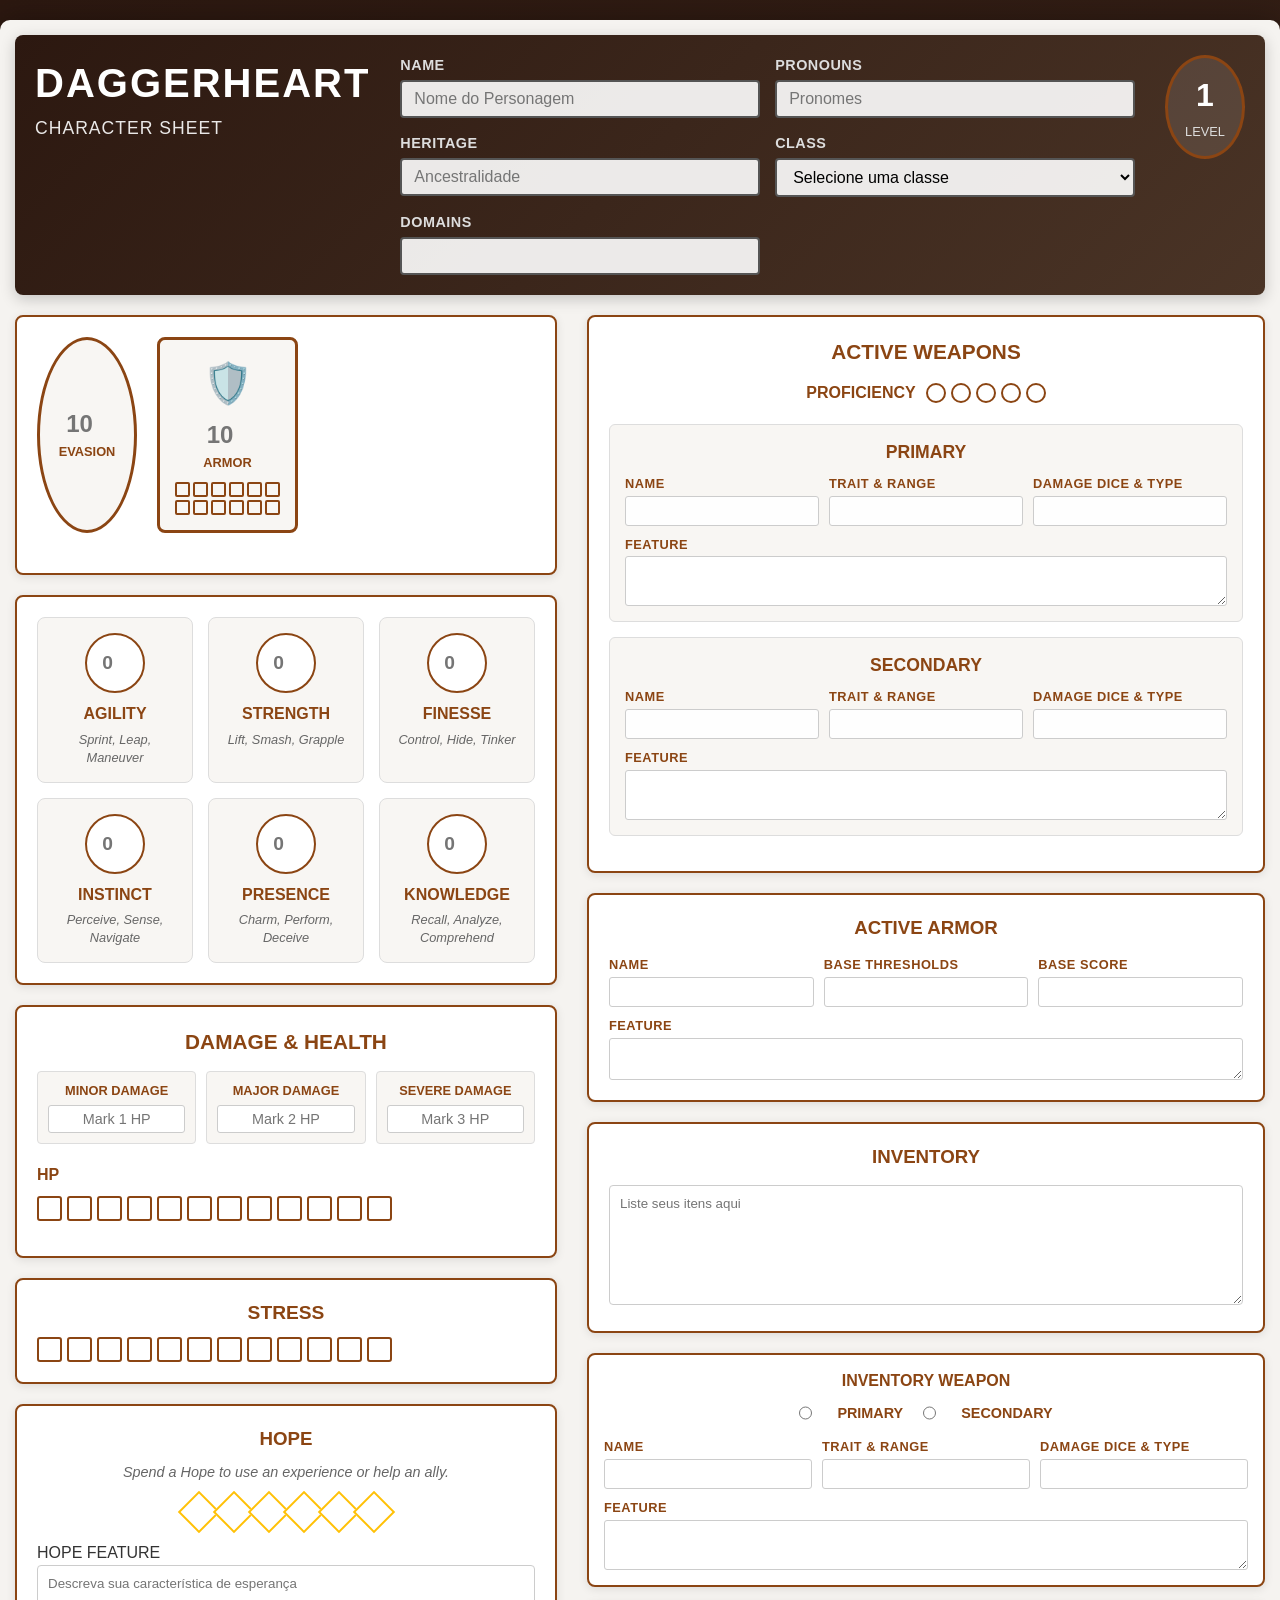
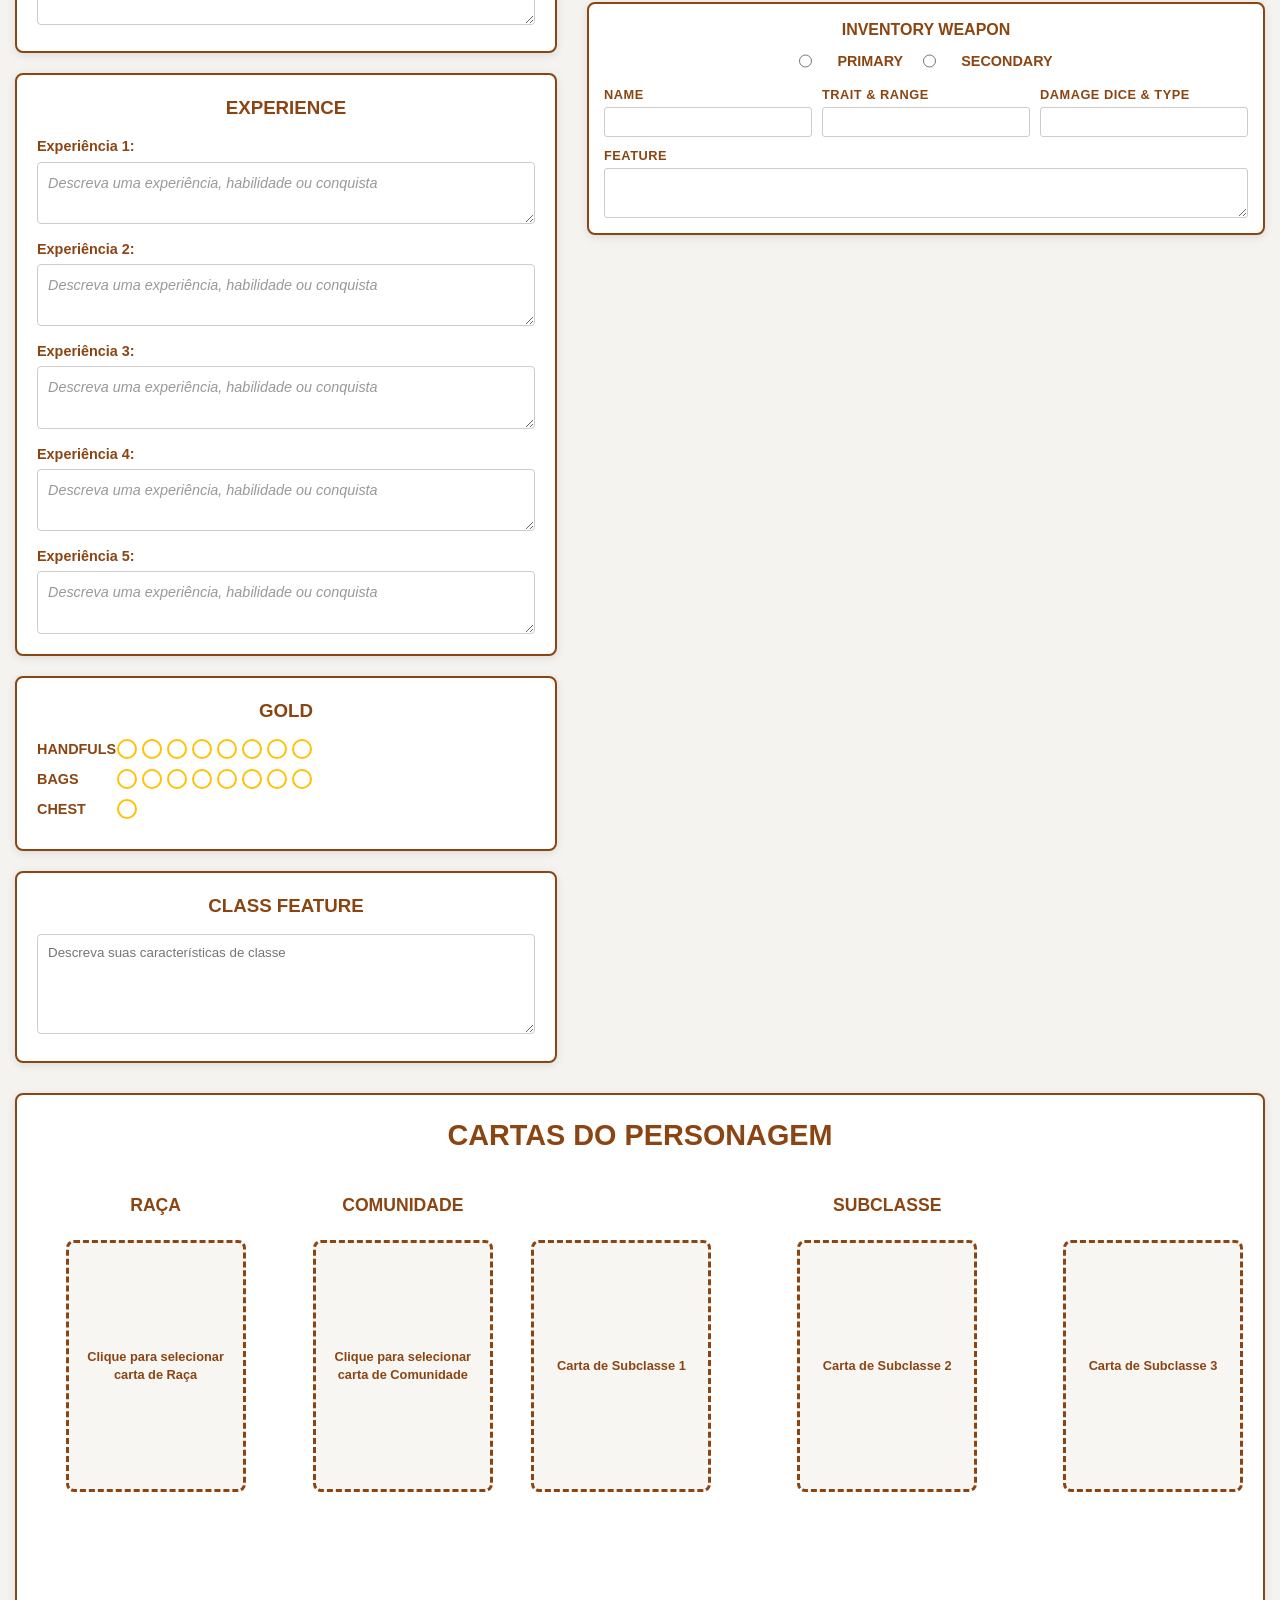
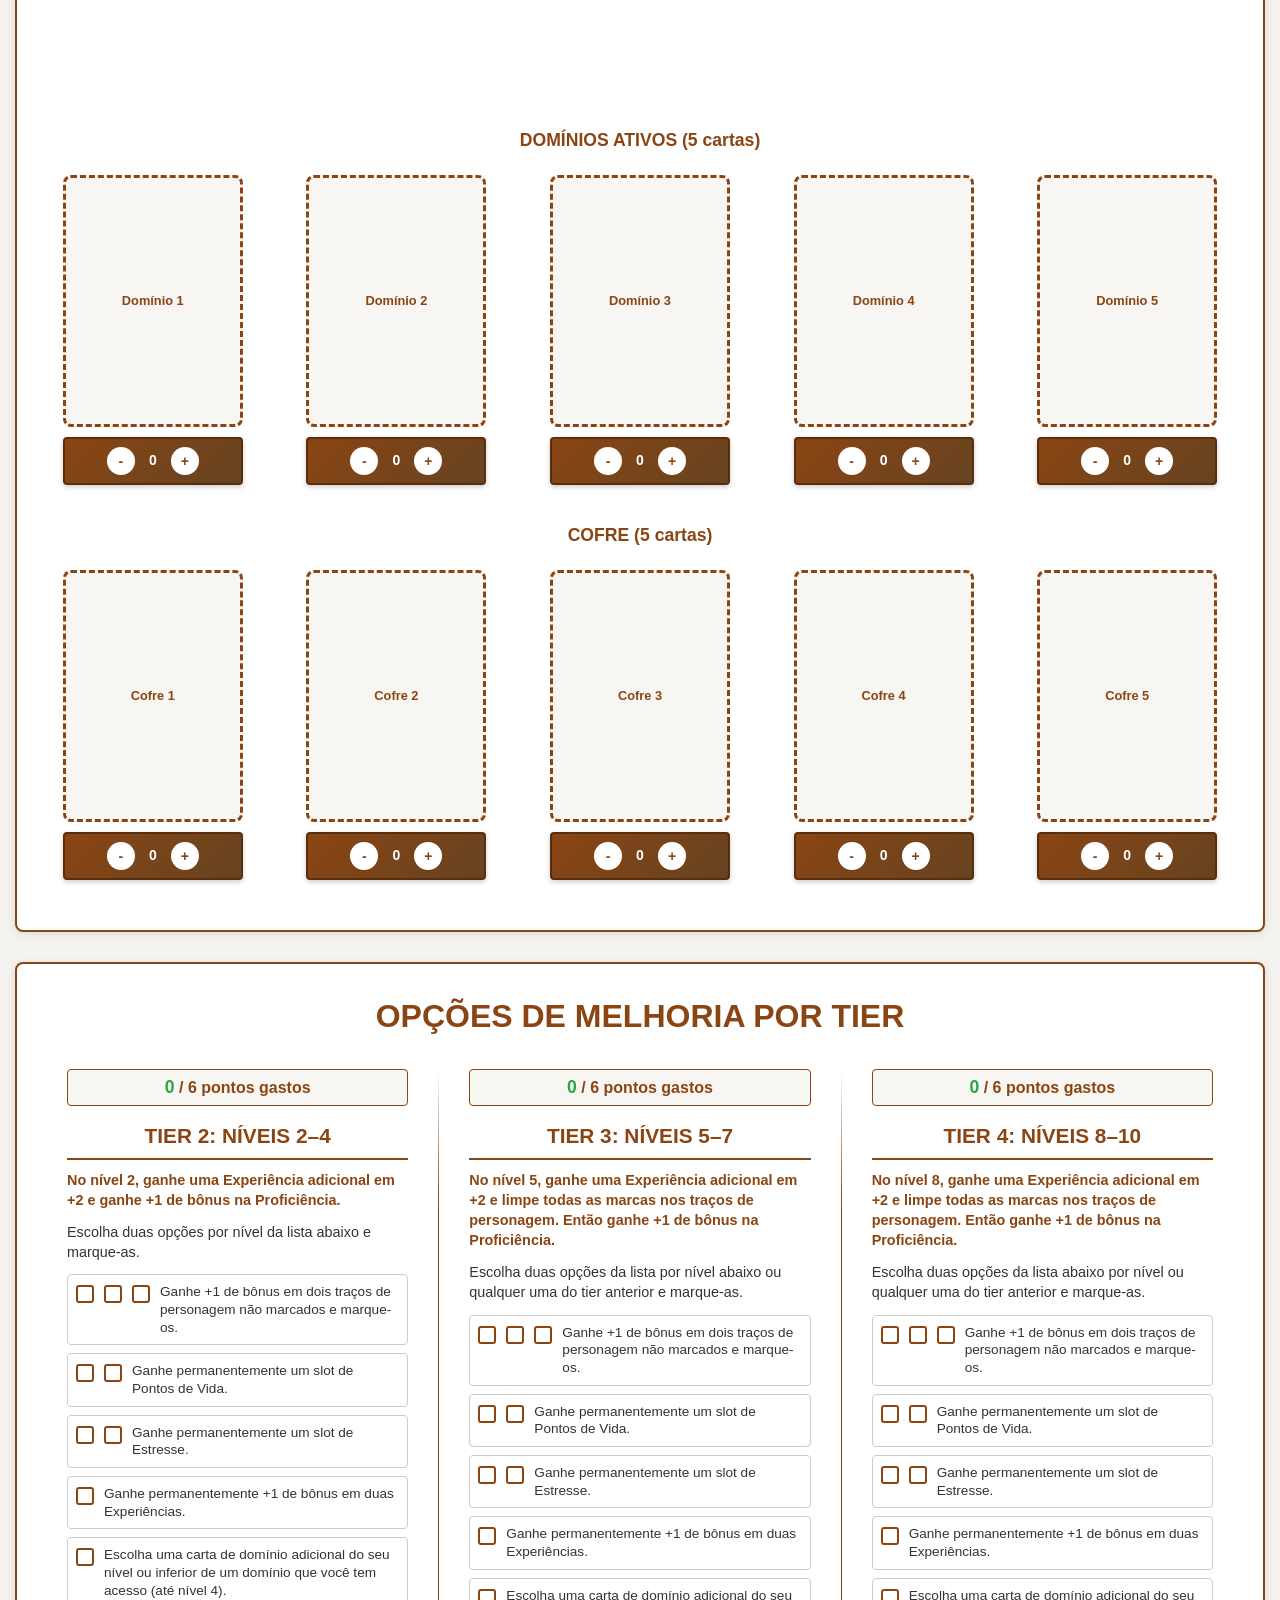
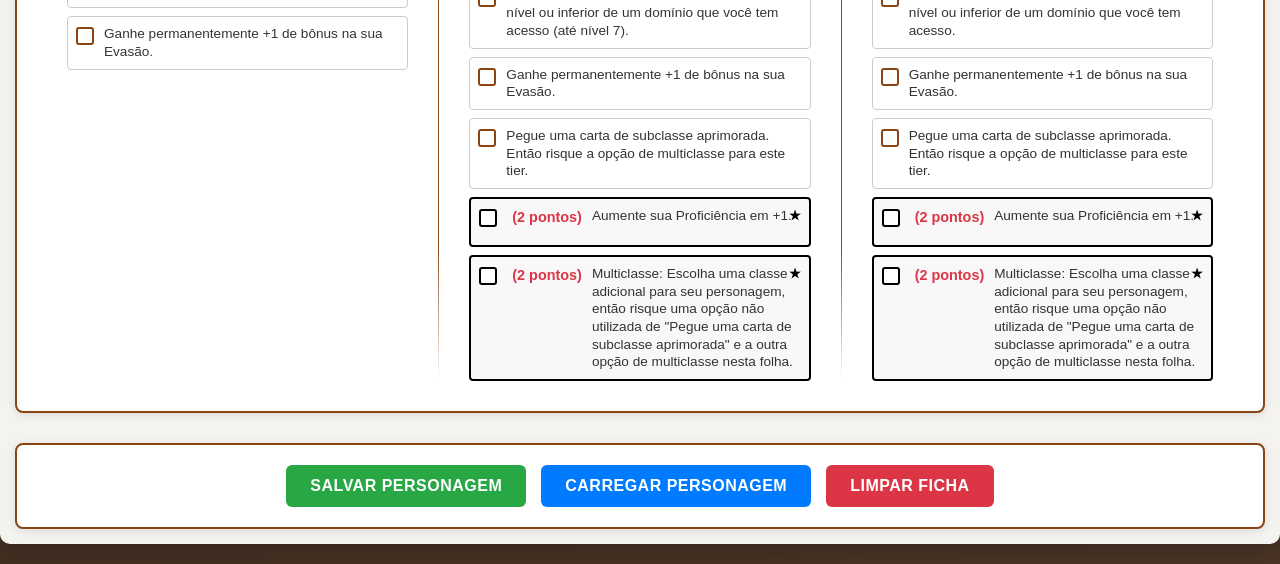
<file: index.html>
<!DOCTYPE html>
<html lang="pt-BR">
<head>
    <meta charset="UTF-8">
    <meta name="viewport" content="width=device-width, initial-scale=1.0">
    <title>Ficha de Personagem - Daggerheart</title>
    <link rel="stylesheet" href="styles.css">
</head>
<body>
    <div class="container">
        <!-- Header -->
        <header class="character-header">
            <div class="logo">
                <h1>DAGGERHEART</h1>
                <p>CHARACTER SHEET</p>
            </div>
            <div class="basic-info">
                <div class="input-group">
                    <label for="character-name">NAME</label>
                    <input type="text" id="character-name" placeholder="Nome do Personagem">
                </div>
                <div class="input-group">
                    <label for="pronouns">PRONOUNS</label>
                    <input type="text" id="pronouns" placeholder="Pronomes">
                </div>
                <div class="input-group">
                    <label for="heritage">HERITAGE</label>
                    <input type="text" id="heritage" placeholder="Ancestralidade">
                </div>
                <div class="input-group">
                    <label for="class-select">CLASS</label>
                    <select id="class-select">
                        <option value="">Selecione uma classe</option>
                        <option value="Bard">Bard</option>
                        <option value="Druid">Druid</option>
                        <option value="Guardian">Guardian</option>
                        <option value="Ranger">Ranger</option>
                        <option value="Rogue">Rogue</option>
                        <option value="Seraph">Seraph</option>
                        <option value="Sorcerer">Sorcerer</option>
                        <option value="Warrior">Warrior</option>
                        <option value="Wizard">Wizard</option>
                    </select>
                </div>
                <div class="input-group">
                    <label>DOMAINS</label>
                    <div id="available-domains" class="domains-display"></div>
                </div>
            </div>
            <div class="level-section">
                <div class="level-display">
                    <span class="level-number" id="level-display">1</span>
                    <label>LEVEL</label>
                </div>
            </div>
        </header>

        <!-- Main Content -->
        <div class="main-content">
            <!-- Left Column -->
            <div class="left-column">
                <!-- Defense Section -->
                <div class="defense-section">
                    <div class="evasion-armor">
                        <div class="stat-circle">
                            <input type="number" id="evasion" placeholder="10">
                            <label>EVASION</label>
                        </div>
                        <div class="armor-display">
                            <div class="shield-icon">🛡️</div>
                            <input type="number" id="armor" placeholder="10">
                            <label>ARMOR</label>
                            <div class="armor-boxes" id="armor-boxes"></div>
                        </div>
                    </div>
                    <div class="hit-points">
                        <div class="hp-circles">
                            <div class="hp-row" id="hp-major"></div>
                            <div class="hp-row" id="hp-minor"></div>
                            <div class="hp-row" id="hp-severe"></div>
                        </div>
                    </div>
                </div>

                <!-- Attributes -->
                <div class="attributes-section">
                    <div class="attribute">
                        <div class="attribute-circle">
                            <input type="number" id="agility" placeholder="0">
                        </div>
                        <label>AGILITY</label>
                        <p>Sprint, Leap, Maneuver</p>
                    </div>
                    <div class="attribute">
                        <div class="attribute-circle">
                            <input type="number" id="strength" placeholder="0">
                        </div>
                        <label>STRENGTH</label>
                        <p>Lift, Smash, Grapple</p>
                    </div>
                    <div class="attribute">
                        <div class="attribute-circle">
                            <input type="number" id="finesse" placeholder="0">
                        </div>
                        <label>FINESSE</label>
                        <p>Control, Hide, Tinker</p>
                    </div>
                    <div class="attribute">
                        <div class="attribute-circle">
                            <input type="number" id="instinct" placeholder="0">
                        </div>
                        <label>INSTINCT</label>
                        <p>Perceive, Sense, Navigate</p>
                    </div>
                    <div class="attribute">
                        <div class="attribute-circle">
                            <input type="number" id="presence" placeholder="0">
                        </div>
                        <label>PRESENCE</label>
                        <p>Charm, Perform, Deceive</p>
                    </div>
                    <div class="attribute">
                        <div class="attribute-circle">
                            <input type="number" id="knowledge" placeholder="0">
                        </div>
                        <label>KNOWLEDGE</label>
                        <p>Recall, Analyze, Comprehend</p>
                    </div>
                </div>

                <!-- Damage & Health -->
                <div class="damage-health-section">
                    <h3>DAMAGE & HEALTH</h3>
                    <div class="damage-track">
                        <div class="damage-box">
                            <label>MINOR DAMAGE</label>
                            <input type="text" id="minor-damage" placeholder="Mark 1 HP">
                        </div>
                        <div class="damage-box">
                            <label>MAJOR DAMAGE</label>
                            <input type="text" id="major-damage" placeholder="Mark 2 HP">
                        </div>
                        <div class="damage-box">
                            <label>SEVERE DAMAGE</label>
                            <input type="text" id="severe-damage" placeholder="Mark 3 HP">
                        </div>
                    </div>
                    
                    <div class="hp-section">
                        <label>HP</label>
                        <div class="hp-boxes" id="hp-boxes"></div>
                    </div>
                </div>

                <!-- Stress -->
                <div class="stress-section">
                    <label>STRESS</label>
                    <div class="stress-boxes" id="stress-boxes"></div>
                </div>

                <!-- Hope -->
                <div class="hope-section">
                    <h3>HOPE</h3>
                    <p>Spend a Hope to use an experience or help an ally.</p>
                    <div class="hope-track" id="hope-track"></div>
                    <div class="hope-feature">
                        <label>HOPE FEATURE</label>
                        <textarea id="hope-feature" placeholder="Descreva sua característica de esperança"></textarea>
                    </div>
                </div>

                <!-- Experience -->
                <div class="experience-section">
                    <h3>EXPERIENCE</h3>
                    <div class="experience-texts" id="experience-texts">
                        <div class="experience-text-row" data-index="0">
                            <label>Experiência 1:</label>
                            <textarea class="experience-textarea" placeholder="Descreva uma experiência, habilidade ou conquista"></textarea>
                        </div>
                        <div class="experience-text-row" data-index="1">
                            <label>Experiência 2:</label>
                            <textarea class="experience-textarea" placeholder="Descreva uma experiência, habilidade ou conquista"></textarea>
                        </div>
                        <div class="experience-text-row" data-index="2">
                            <label>Experiência 3:</label>
                            <textarea class="experience-textarea" placeholder="Descreva uma experiência, habilidade ou conquista"></textarea>
                        </div>
                        <div class="experience-text-row" data-index="3">
                            <label>Experiência 4:</label>
                            <textarea class="experience-textarea" placeholder="Descreva uma experiência, habilidade ou conquista"></textarea>
                        </div>
                        <div class="experience-text-row" data-index="4">
                            <label>Experiência 5:</label>
                            <textarea class="experience-textarea" placeholder="Descreva uma experiência, habilidade ou conquista"></textarea>
                        </div>
                    </div>
                </div>

                <!-- Gold -->
                <div class="gold-section">
                    <h3>GOLD</h3>
                    <div class="gold-track">
                        <div class="gold-row">
                            <label>HANDFULS</label>
                            <div class="gold-circles" id="gold-handfuls"></div>
                        </div>
                        <div class="gold-row">
                            <label>BAGS</label>
                            <div class="gold-circles" id="gold-bags"></div>
                        </div>
                        <div class="gold-row">
                            <label>CHEST</label>
                            <div class="gold-circles" id="gold-chest"></div>
                        </div>
                    </div>
                </div>

                <!-- Class Feature -->
                <div class="class-feature-section">
                    <h3>CLASS FEATURE</h3>
                    <textarea id="class-feature" placeholder="Descreva suas características de classe"></textarea>
                </div>
            </div>

            <!-- Right Column -->
            <div class="right-column">
                <!-- Active Weapons -->
                <div class="weapons-section">
                    <h3>ACTIVE WEAPONS</h3>
                    <div class="proficiency-track">
                        <label>PROFICIENCY</label>
                        <div class="proficiency-circles" id="proficiency-circles"></div>
                    </div>

                    <div class="weapon primary-weapon">
                        <h4>PRIMARY</h4>
                        <div class="weapon-fields">
                            <div class="input-group">
                                <label>NAME</label>
                                <input type="text" id="primary-weapon-name">
                            </div>
                            <div class="input-group">
                                <label>TRAIT & RANGE</label>
                                <input type="text" id="primary-weapon-trait">
                            </div>
                            <div class="input-group">
                                <label>DAMAGE DICE & TYPE</label>
                                <input type="text" id="primary-weapon-damage">
                            </div>
                            <div class="input-group full-width">
                                <label>FEATURE</label>
                                <textarea id="primary-weapon-feature"></textarea>
                            </div>
                        </div>
                    </div>

                    <div class="weapon secondary-weapon">
                        <h4>SECONDARY</h4>
                        <div class="weapon-fields">
                            <div class="input-group">
                                <label>NAME</label>
                                <input type="text" id="secondary-weapon-name">
                            </div>
                            <div class="input-group">
                                <label>TRAIT & RANGE</label>
                                <input type="text" id="secondary-weapon-trait">
                            </div>
                            <div class="input-group">
                                <label>DAMAGE DICE & TYPE</label>
                                <input type="text" id="secondary-weapon-damage">
                            </div>
                            <div class="input-group full-width">
                                <label>FEATURE</label>
                                <textarea id="secondary-weapon-feature"></textarea>
                            </div>
                        </div>
                    </div>
                </div>

                <!-- Active Armor -->
                <div class="armor-section">
                    <h3>ACTIVE ARMOR</h3>
                    <div class="armor-fields">
                        <div class="input-group">
                            <label>NAME</label>
                            <input type="text" id="armor-name">
                        </div>
                        <div class="input-group">
                            <label>BASE THRESHOLDS</label>
                            <input type="text" id="armor-thresholds">
                        </div>
                        <div class="input-group">
                            <label>BASE SCORE</label>
                            <input type="text" id="armor-score">
                        </div>
                        <div class="input-group full-width">
                            <label>FEATURE</label>
                            <textarea id="armor-feature"></textarea>
                        </div>
                    </div>
                </div>

                <!-- Inventory -->
                <div class="inventory-section">
                    <h3>INVENTORY</h3>
                    <textarea id="inventory" placeholder="Liste seus itens aqui"></textarea>
                </div>

                <!-- Inventory Weapons -->
                <div class="inventory-weapons-section">
                    <div class="inventory-weapon">
                        <h4>INVENTORY WEAPON</h4>
                        <div class="weapon-type-selector">
                            <input type="radio" id="inv-weapon-1-primary" name="inv-weapon-1-type" value="primary">
                            <label for="inv-weapon-1-primary">PRIMARY</label>
                            <input type="radio" id="inv-weapon-1-secondary" name="inv-weapon-1-type" value="secondary">
                            <label for="inv-weapon-1-secondary">SECONDARY</label>
                        </div>
                        <div class="weapon-fields">
                            <div class="input-group">
                                <label>NAME</label>
                                <input type="text" id="inv-weapon-1-name">
                            </div>
                            <div class="input-group">
                                <label>TRAIT & RANGE</label>
                                <input type="text" id="inv-weapon-1-trait">
                            </div>
                            <div class="input-group">
                                <label>DAMAGE DICE & TYPE</label>
                                <input type="text" id="inv-weapon-1-damage">
                            </div>
                            <div class="input-group full-width">
                                <label>FEATURE</label>
                                <textarea id="inv-weapon-1-feature"></textarea>
                            </div>
                        </div>
                    </div>

                    <div class="inventory-weapon">
                        <h4>INVENTORY WEAPON</h4>
                        <div class="weapon-type-selector">
                            <input type="radio" id="inv-weapon-2-primary" name="inv-weapon-2-type" value="primary">
                            <label for="inv-weapon-2-primary">PRIMARY</label>
                            <input type="radio" id="inv-weapon-2-secondary" name="inv-weapon-2-type" value="secondary">
                            <label for="inv-weapon-2-secondary">SECONDARY</label>
                        </div>
                        <div class="weapon-fields">
                            <div class="input-group">
                                <label>NAME</label>
                                <input type="text" id="inv-weapon-2-name">
                            </div>
                            <div class="input-group">
                                <label>TRAIT & RANGE</label>
                                <input type="text" id="inv-weapon-2-trait">
                            </div>
                            <div class="input-group">
                                <label>DAMAGE DICE & TYPE</label>
                                <input type="text" id="inv-weapon-2-damage">
                            </div>
                            <div class="input-group full-width">
                                <label>FEATURE</label>
                                <textarea id="inv-weapon-2-feature"></textarea>
                            </div>
                        </div>
                    </div>
                </div>
            </div>
        </div>

        <!-- Cards Section - Layout atualizado com 5 cartas por linha -->
        <div class="cards-section" id="cards-section">
            <h2>CARTAS DO PERSONAGEM</h2>
            
            <!-- Linha 1: Raça, Comunidade, Subclasse (3 cartas) - Total 5 cartas -->
            <div class="cards-row first-row">
                <!-- Raça -->
                <div class="card-category">
                    <h3 class="card-title">RAÇA</h3>
                    <div class="card-slot-container">
                        <div class="card-slot" data-type="race" data-index="0">
                            <div class="card-placeholder">
                                <span>Clique para selecionar carta de Raça</span>
                            </div>
                        </div>
                    </div>
                </div>

                <!-- Comunidade -->
                <div class="card-category">
                    <h3 class="card-title">COMUNIDADE</h3>
                    <div class="card-slot-container">
                        <div class="card-slot" data-type="community" data-index="0">
                            <div class="card-placeholder">
                                <span>Clique para selecionar carta de Comunidade</span>
                            </div>
                        </div>
                    </div>
                </div>

                <!-- Subclasse (3 cartas em uma única categoria) -->
                <div class="card-category subclass-category">
                    <h3 class="card-title">SUBCLASSE</h3>
                    <div class="subclass-slots">
                        <div class="card-slot-container">
                            <div class="card-slot" data-type="class" data-index="0">
                                <div class="card-placeholder">
                                    <span>Carta de Subclasse 1</span>
                                </div>
                            </div>
                        </div>
                        <div class="card-slot-container">
                            <div class="card-slot" data-type="class" data-index="1">
                                <div class="card-placeholder">
                                    <span>Carta de Subclasse 2</span>
                                </div>
                            </div>
                        </div>
                        <div class="card-slot-container">
                            <div class="card-slot" data-type="class" data-index="2">
                                <div class="card-placeholder">
                                    <span>Carta de Subclasse 3</span>
                                </div>
                            </div>
                        </div>
                    </div>
                </div>
            </div>

            <!-- Linha 2: Domínios Ativos (5 cartas) -->
            <div class="cards-row second-row">
                <div class="card-category full-width">
                    <h3 class="card-title">DOMÍNIOS ATIVOS (5 cartas)</h3>
                    <div class="card-slots-row domains-row">
                        <!-- Domínio 1 -->
                        <div class="card-slot-container" draggable="true" data-domain-index="0">
                            <div class="card-slot" data-type="domain" data-index="0">
                                <div class="card-placeholder">
                                    <span>Domínio 1</span>
                                </div>
                            </div>
                            <div class="card-counter">
                                <button class="counter-btn minus" data-index="0">-</button>
                                <span class="counter-value">0</span>
                                <button class="counter-btn plus" data-index="0">+</button>
                            </div>
                        </div>

                        <!-- Domínio 2 -->
                        <div class="card-slot-container" draggable="true" data-domain-index="1">
                            <div class="card-slot" data-type="domain" data-index="1">
                                <div class="card-placeholder">
                                    <span>Domínio 2</span>
                                </div>
                            </div>
                            <div class="card-counter">
                                <button class="counter-btn minus" data-index="1">-</button>
                                <span class="counter-value">0</span>
                                <button class="counter-btn plus" data-index="1">+</button>
                            </div>
                        </div>

                        <!-- Domínio 3 -->
                        <div class="card-slot-container" draggable="true" data-domain-index="2">
                            <div class="card-slot" data-type="domain" data-index="2">
                                <div class="card-placeholder">
                                    <span>Domínio 3</span>
                                </div>
                            </div>
                            <div class="card-counter">
                                <button class="counter-btn minus" data-index="2">-</button>
                                <span class="counter-value">0</span>
                                <button class="counter-btn plus" data-index="2">+</button>
                            </div>
                        </div>

                        <!-- Domínio 4 -->
                        <div class="card-slot-container" draggable="true" data-domain-index="3">
                            <div class="card-slot" data-type="domain" data-index="3">
                                <div class="card-placeholder">
                                    <span>Domínio 4</span>
                                </div>
                            </div>
                            <div class="card-counter">
                                <button class="counter-btn minus" data-index="3">-</button>
                                <span class="counter-value">0</span>
                                <button class="counter-btn plus" data-index="3">+</button>
                            </div>
                        </div>

                        <!-- Domínio 5 -->
                        <div class="card-slot-container" draggable="true" data-domain-index="4">
                            <div class="card-slot" data-type="domain" data-index="4">
                                <div class="card-placeholder">
                                    <span>Domínio 5</span>
                                </div>
                            </div>
                            <div class="card-counter">
                                <button class="counter-btn minus" data-index="4">-</button>
                                <span class="counter-value">0</span>
                                <button class="counter-btn plus" data-index="4">+</button>
                            </div>
                        </div>
                    </div>
                </div>
            </div>

            <!-- Linha 3: Cofre (5 cartas) -->
            <div class="cards-row third-row">
                <div class="card-category full-width">
                    <h3 class="card-title">COFRE (5 cartas)</h3>
                    <div class="card-slots-row vault-row">
                        <!-- Cofre 1 -->
                        <div class="card-slot-container" draggable="true" data-vault-index="0">
                            <div class="card-slot" data-type="vault" data-index="0">
                                <div class="card-placeholder">
                                    <span>Cofre 1</span>
                                </div>
                            </div>
                            <div class="card-counter">
                                <button class="counter-btn minus" data-index="5">-</button>
                                <span class="counter-value">0</span>
                                <button class="counter-btn plus" data-index="5">+</button>
                            </div>
                        </div>

                        <!-- Cofre 2 -->
                        <div class="card-slot-container" draggable="true" data-vault-index="1">
                            <div class="card-slot" data-type="vault" data-index="1">
                                <div class="card-placeholder">
                                    <span>Cofre 2</span>
                                </div>
                            </div>
                            <div class="card-counter">
                                <button class="counter-btn minus" data-index="6">-</button>
                                <span class="counter-value">0</span>
                                <button class="counter-btn plus" data-index="6">+</button>
                            </div>
                        </div>

                        <!-- Cofre 3 -->
                        <div class="card-slot-container" draggable="true" data-vault-index="2">
                            <div class="card-slot" data-type="vault" data-index="2">
                                <div class="card-placeholder">
                                    <span>Cofre 3</span>
                                </div>
                            </div>
                            <div class="card-counter">
                                <button class="counter-btn minus" data-index="7">-</button>
                                <span class="counter-value">0</span>
                                <button class="counter-btn plus" data-index="7">+</button>
                            </div>
                        </div>

                        <!-- Cofre 4 -->
                        <div class="card-slot-container" draggable="true" data-vault-index="3">
                            <div class="card-slot" data-type="vault" data-index="3">
                                <div class="card-placeholder">
                                    <span>Cofre 4</span>
                                </div>
                            </div>
                            <div class="card-counter">
                                <button class="counter-btn minus" data-index="8">-</button>
                                <span class="counter-value">0</span>
                                <button class="counter-btn plus" data-index="8">+</button>
                            </div>
                        </div>

                        <!-- Cofre 5 -->
                        <div class="card-slot-container" draggable="true" data-vault-index="4">
                            <div class="card-slot" data-type="vault" data-index="4">
                                <div class="card-placeholder">
                                    <span>Cofre 5</span>
                                </div>
                            </div>
                            <div class="card-counter">
                                <button class="counter-btn minus" data-index="9">-</button>
                                <span class="counter-value">0</span>
                                <button class="counter-btn plus" data-index="9">+</button>
                            </div>
                        </div>
                    </div>
                </div>
            </div>
        </div>

        <!-- Tiers Section -->
        <div class="tiers-section">
            <h2>OPÇÕES DE MELHORIA POR TIER</h2>
            
            <div class="tiers-container">
                <!-- Tier 2 -->
                <div class="tier-column">
                    <div class="tier" data-tier="2">
                        <div class="tier-counter">
                            <span class="current">0</span> / <span class="max">6</span> pontos gastos
                        </div>
                        <h3>TIER 2: NÍVEIS 2–4</h3>
                        <p><strong>No nível 2, ganhe uma Experiência adicional em +2 e ganhe +1 de bônus na Proficiência.</strong></p>
                        <p>Escolha duas opções por nível da lista abaixo e marque-as.</p>
                        
                        <div class="tier-options">
                            <label class="tier-option">
                                <input type="checkbox" data-option="trait-bonus">
                                <input type="checkbox" data-option="trait-bonus">
                                <input type="checkbox" data-option="trait-bonus">
                                <span class="option-text">Ganhe +1 de bônus em dois traços de personagem não marcados e marque-os.</span>
                            </label>
                            <label class="tier-option">
                                <input type="checkbox" data-option="hp-slot">
                                <input type="checkbox" data-option="hp-slot">
                                <span class="option-text">Ganhe permanentemente um slot de Pontos de Vida.</span>
                            </label>
                            <label class="tier-option">
                                <input type="checkbox" data-option="stress-slot">
                                <input type="checkbox" data-option="stress-slot">
                                <span class="option-text">Ganhe permanentemente um slot de Estresse.</span>
                            </label>
                            <label class="tier-option">
                                <input type="checkbox" data-option="experience-bonus">
                                <span class="option-text">Ganhe permanentemente +1 de bônus em duas Experiências.</span>
                            </label>
                            <label class="tier-option">
                                <input type="checkbox" data-option="domain-card">
                                <span class="option-text">Escolha uma carta de domínio adicional do seu nível ou inferior de um domínio que você tem acesso (até nível 4).</span>
                            </label>
                            <label class="tier-option">
                                <input type="checkbox" data-option="evasion-bonus">
                                <span class="option-text">Ganhe permanentemente +1 de bônus na sua Evasão.</span>
                            </label>
                        </div>
                    </div>
                </div>

                <div class="tier-separator"></div>

                <!-- Tier 3 -->
                <div class="tier-column">
                    <div class="tier" data-tier="3">
                        <div class="tier-counter">
                            <span class="current">0</span> / <span class="max">6</span> pontos gastos
                        </div>
                        <h3>TIER 3: NÍVEIS 5–7</h3>
                        <p><strong>No nível 5, ganhe uma Experiência adicional em +2 e limpe todas as marcas nos traços de personagem. Então ganhe +1 de bônus na Proficiência.</strong></p>
                        <p>Escolha duas opções da lista por nível abaixo ou qualquer uma do tier anterior e marque-as.</p>
                        
                        <div class="tier-options">
                            <label class="tier-option">
                                <input type="checkbox" data-option="trait-bonus">
                                <input type="checkbox" data-option="trait-bonus">
                                <input type="checkbox" data-option="trait-bonus">
                                <span class="option-text">Ganhe +1 de bônus em dois traços de personagem não marcados e marque-os.</span>
                            </label>
                            <label class="tier-option">
                                <input type="checkbox" data-option="hp-slot">
                                <input type="checkbox" data-option="hp-slot">
                                <span class="option-text">Ganhe permanentemente um slot de Pontos de Vida.</span>
                            </label>
                            <label class="tier-option">
                                <input type="checkbox" data-option="stress-slot">
                                <input type="checkbox" data-option="stress-slot">
                                <span class="option-text">Ganhe permanentemente um slot de Estresse.</span>
                            </label>
                            <label class="tier-option">
                                <input type="checkbox" data-option="experience-bonus">
                                <span class="option-text">Ganhe permanentemente +1 de bônus em duas Experiências.</span>
                            </label>
                            <label class="tier-option">
                                <input type="checkbox" data-option="domain-card">
                                <span class="option-text">Escolha uma carta de domínio adicional do seu nível ou inferior de um domínio que você tem acesso (até nível 7).</span>
                            </label>
                            <label class="tier-option">
                                <input type="checkbox" data-option="evasion-bonus">
                                <span class="option-text">Ganhe permanentemente +1 de bônus na sua Evasão.</span>
                            </label>
                            <label class="tier-option">
                                <input type="checkbox" data-option="subclass-card">
                                <span class="option-text">Pegue uma carta de subclasse aprimorada. Então risque a opção de multiclasse para este tier.</span>
                            </label>
                            <label class="tier-option special-option">
                                <input type="checkbox" data-option="proficiency-increase" data-cost="2">
                                <span class="option-cost">(2 pontos)</span>
                                <span class="option-text">Aumente sua Proficiência em +1.</span>
                            </label>
                            <label class="tier-option special-option">
                                <input type="checkbox" data-option="multiclass" data-cost="2">
                                <span class="option-cost">(2 pontos)</span>
                                <span class="option-text">Multiclasse: Escolha uma classe adicional para seu personagem, então risque uma opção não utilizada de "Pegue uma carta de subclasse aprimorada" e a outra opção de multiclasse nesta folha.</span>
                            </label>
                        </div>
                    </div>
                </div>

                <div class="tier-separator"></div>

                <!-- Tier 4 -->
                <div class="tier-column">
                    <div class="tier" data-tier="4">
                        <div class="tier-counter">
                            <span class="current">0</span> / <span class="max">6</span> pontos gastos
                        </div>
                        <h3>TIER 4: NÍVEIS 8–10</h3>
                        <p><strong>No nível 8, ganhe uma Experiência adicional em +2 e limpe todas as marcas nos traços de personagem. Então ganhe +1 de bônus na Proficiência.</strong></p>
                        <p>Escolha duas opções da lista abaixo por nível ou qualquer uma do tier anterior e marque-as.</p>
                        
                        <div class="tier-options">
                            <label class="tier-option">
                                <input type="checkbox" data-option="trait-bonus">
                                <input type="checkbox" data-option="trait-bonus">
                                <input type="checkbox" data-option="trait-bonus">
                                <span class="option-text">Ganhe +1 de bônus em dois traços de personagem não marcados e marque-os.</span>
                            </label>
                            <label class="tier-option">
                                <input type="checkbox" data-option="hp-slot">
                                <input type="checkbox" data-option="hp-slot">
                                <span class="option-text">Ganhe permanentemente um slot de Pontos de Vida.</span>
                            </label>
                            <label class="tier-option">
                                <input type="checkbox" data-option="stress-slot">
                                <input type="checkbox" data-option="stress-slot">
                                <span class="option-text">Ganhe permanentemente um slot de Estresse.</span>
                            </label>
                            <label class="tier-option">
                                <input type="checkbox" data-option="experience-bonus">
                                <span class="option-text">Ganhe permanentemente +1 de bônus em duas Experiências.</span>
                            </label>
                            <label class="tier-option">
                                <input type="checkbox" data-option="domain-card">
                                <span class="option-text">Escolha uma carta de domínio adicional do seu nível ou inferior de um domínio que você tem acesso.</span>
                            </label>
                            <label class="tier-option">
                                <input type="checkbox" data-option="evasion-bonus">
                                <span class="option-text">Ganhe permanentemente +1 de bônus na sua Evasão.</span>
                            </label>
                            <label class="tier-option">
                                <input type="checkbox" data-option="subclass-card">
                                <span class="option-text">Pegue uma carta de subclasse aprimorada. Então risque a opção de multiclasse para este tier.</span>
                            </label>
                            <label class="tier-option special-option">
                                <input type="checkbox" data-option="proficiency-increase" data-cost="2">
                                <span class="option-cost">(2 pontos)</span>
                                <span class="option-text">Aumente sua Proficiência em +1.</span>
                            </label>
                            <label class="tier-option special-option">
                                <input type="checkbox" data-option="multiclass" data-cost="2">
                                <span class="option-cost">(2 pontos)</span>
                                <span class="option-text">Multiclasse: Escolha uma classe adicional para seu personagem, então risque uma opção não utilizada de "Pegue uma carta de subclasse aprimorada" e a outra opção de multiclasse nesta folha.</span>
                            </label>
                        </div>
                    </div>
                </div>
            </div>
        </div>

        <!-- Save/Load Controls -->
        <div class="controls">
            <button id="save-character">Salvar Personagem</button>
            <button id="load-character">Carregar Personagem</button>
            <button id="clear-character">Limpar Ficha</button>
        </div>
    </div>

     <!-- Modal de Seleção de Cartas -->
    <div id="card-modal" class="modal">
        <div class="modal-content">
            <div class="modal-header">
                <h2 id="modal-title">Selecionar Carta</h2>
                <span class="close">&times;</span>
            </div>
            <div class="modal-body">
                <div id="breadcrumb" class="breadcrumb"></div>
                <div id="card-grid" class="card-grid"></div>
            </div>
        </div>
    </div>

    <script src="script.js"></script>
</body>
</html>
</file>
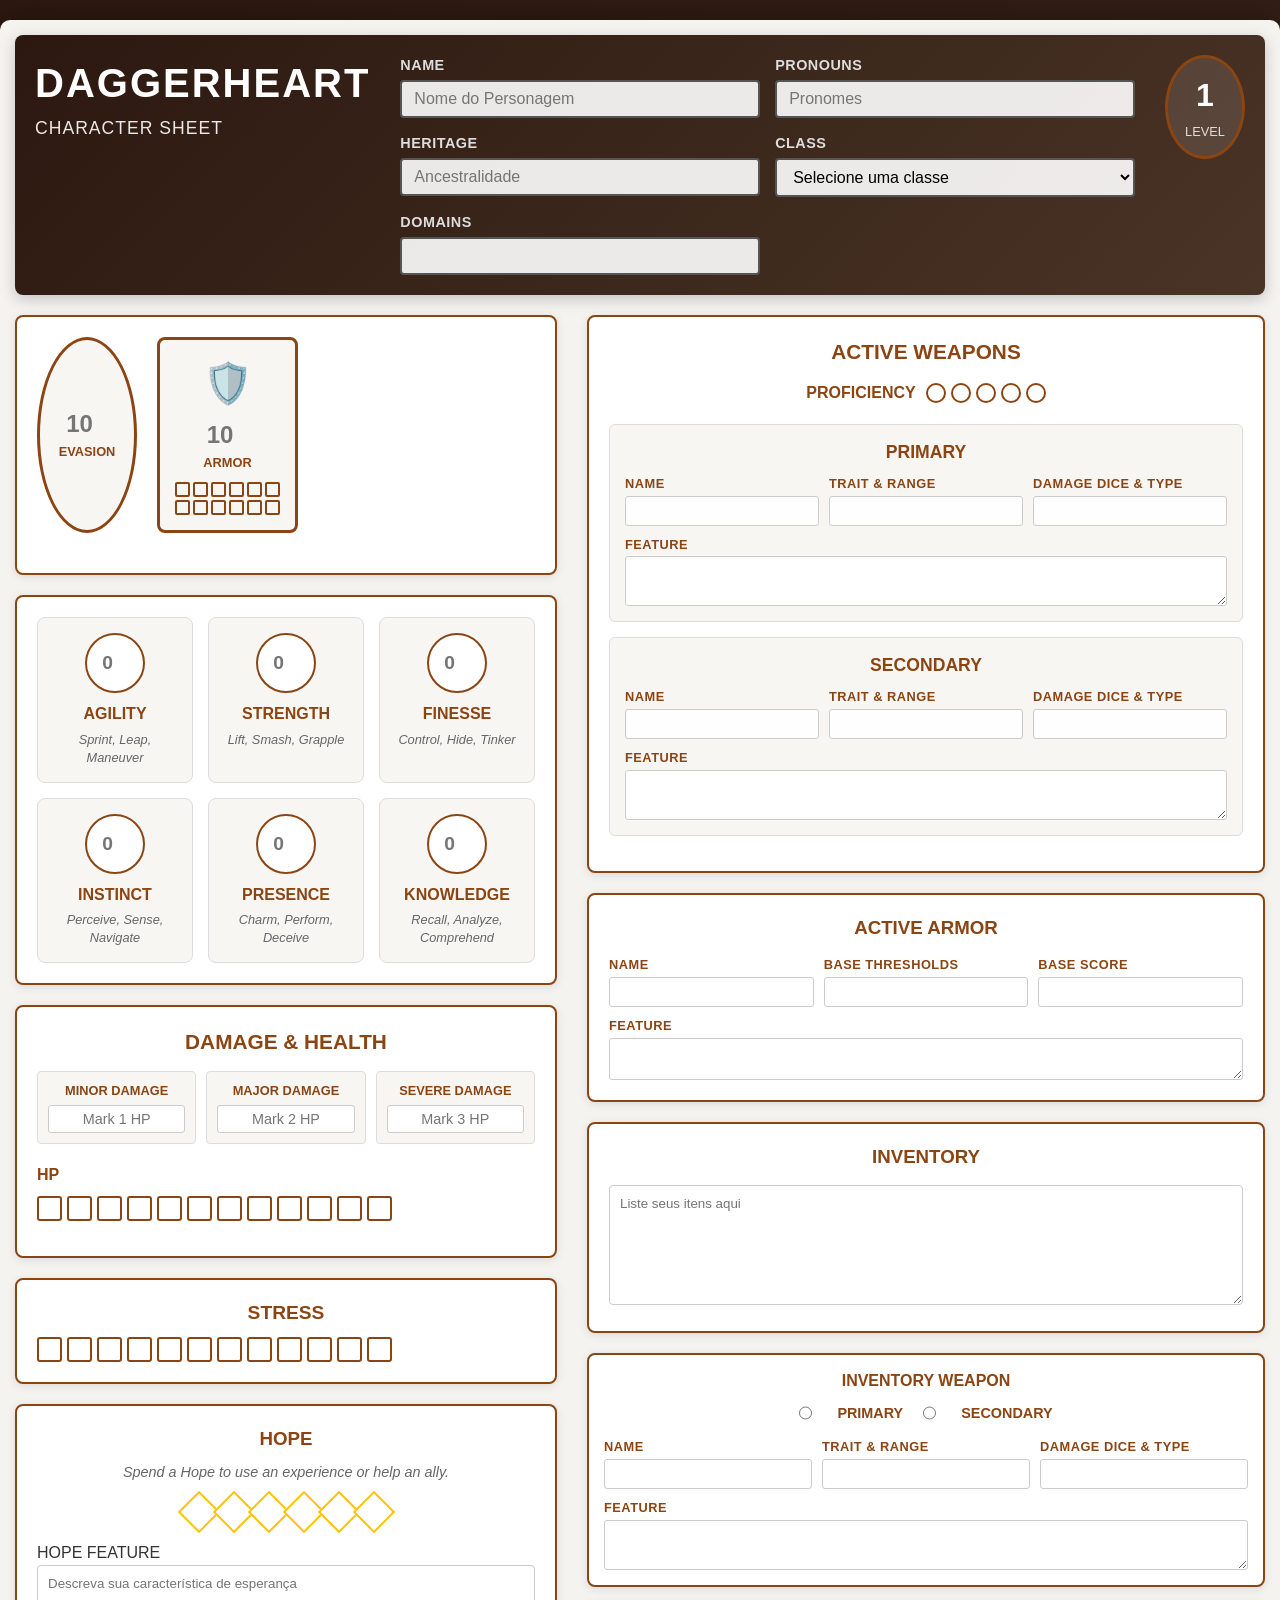
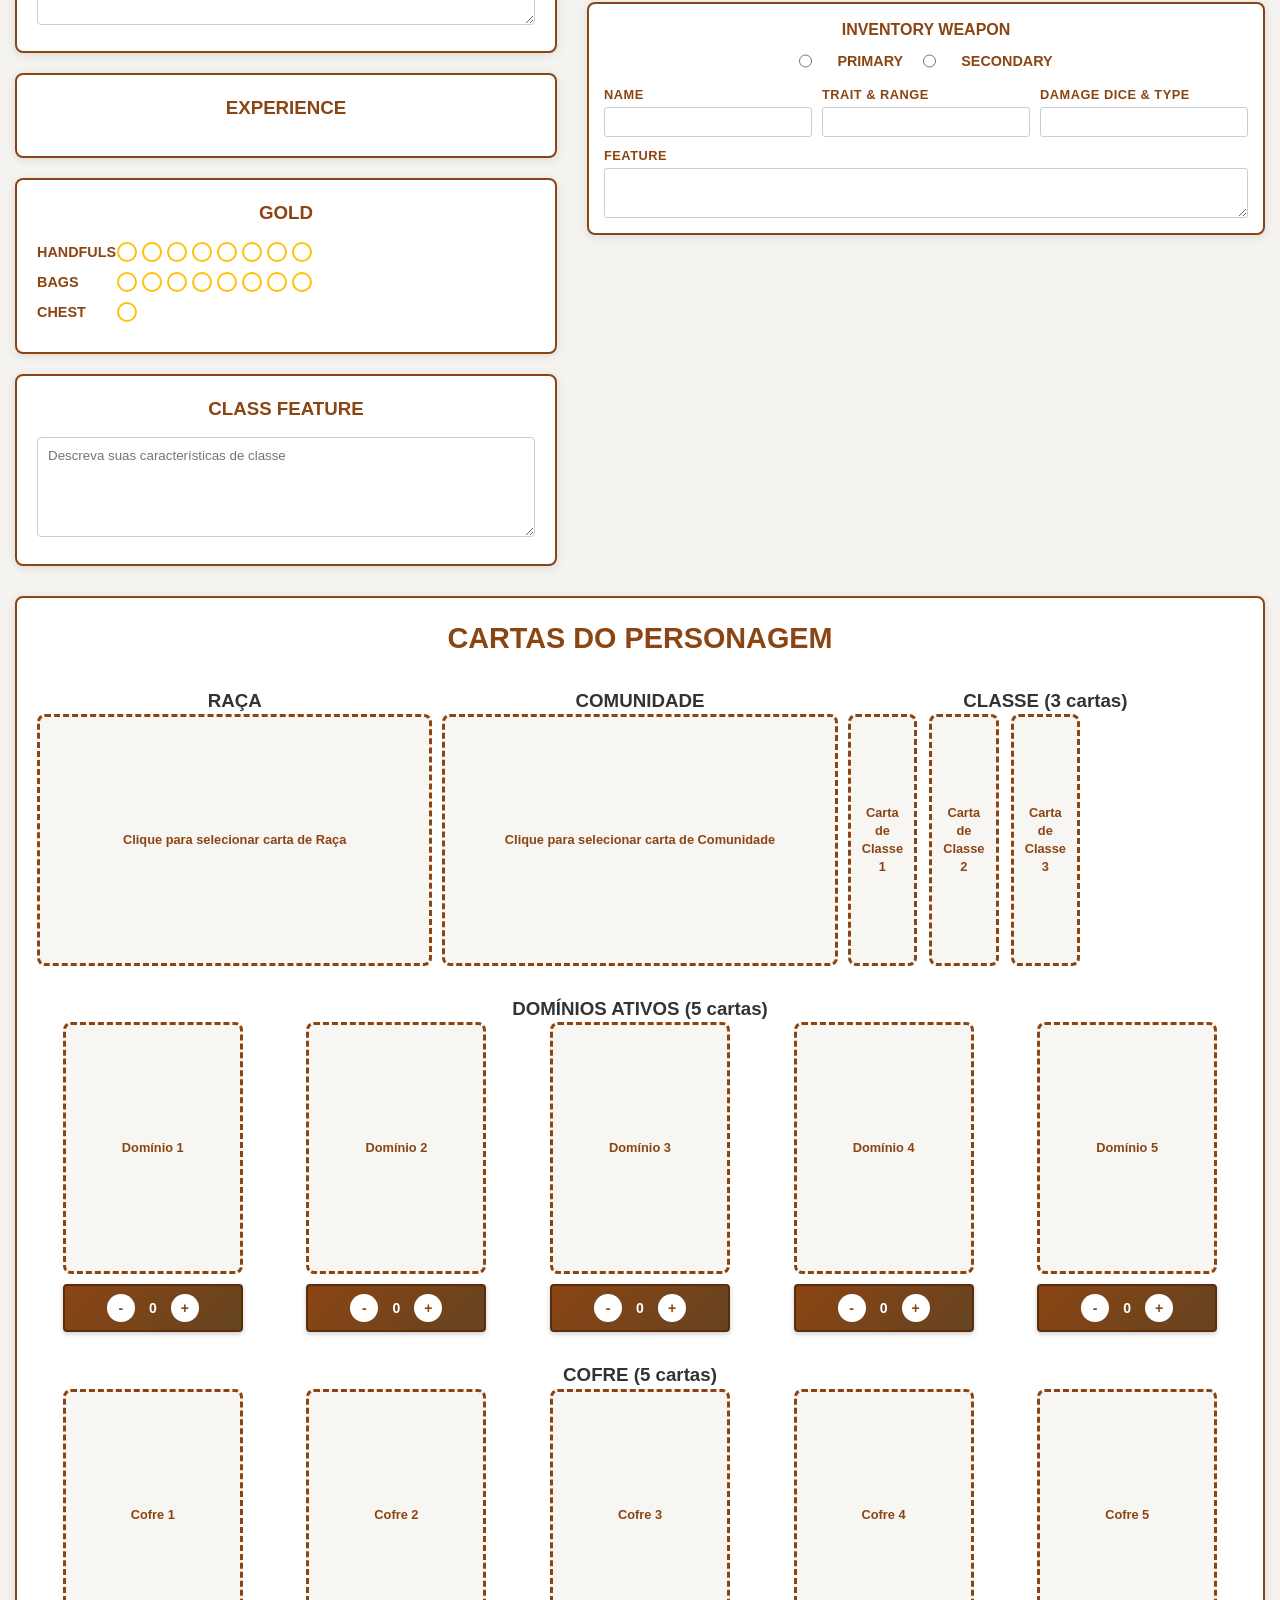
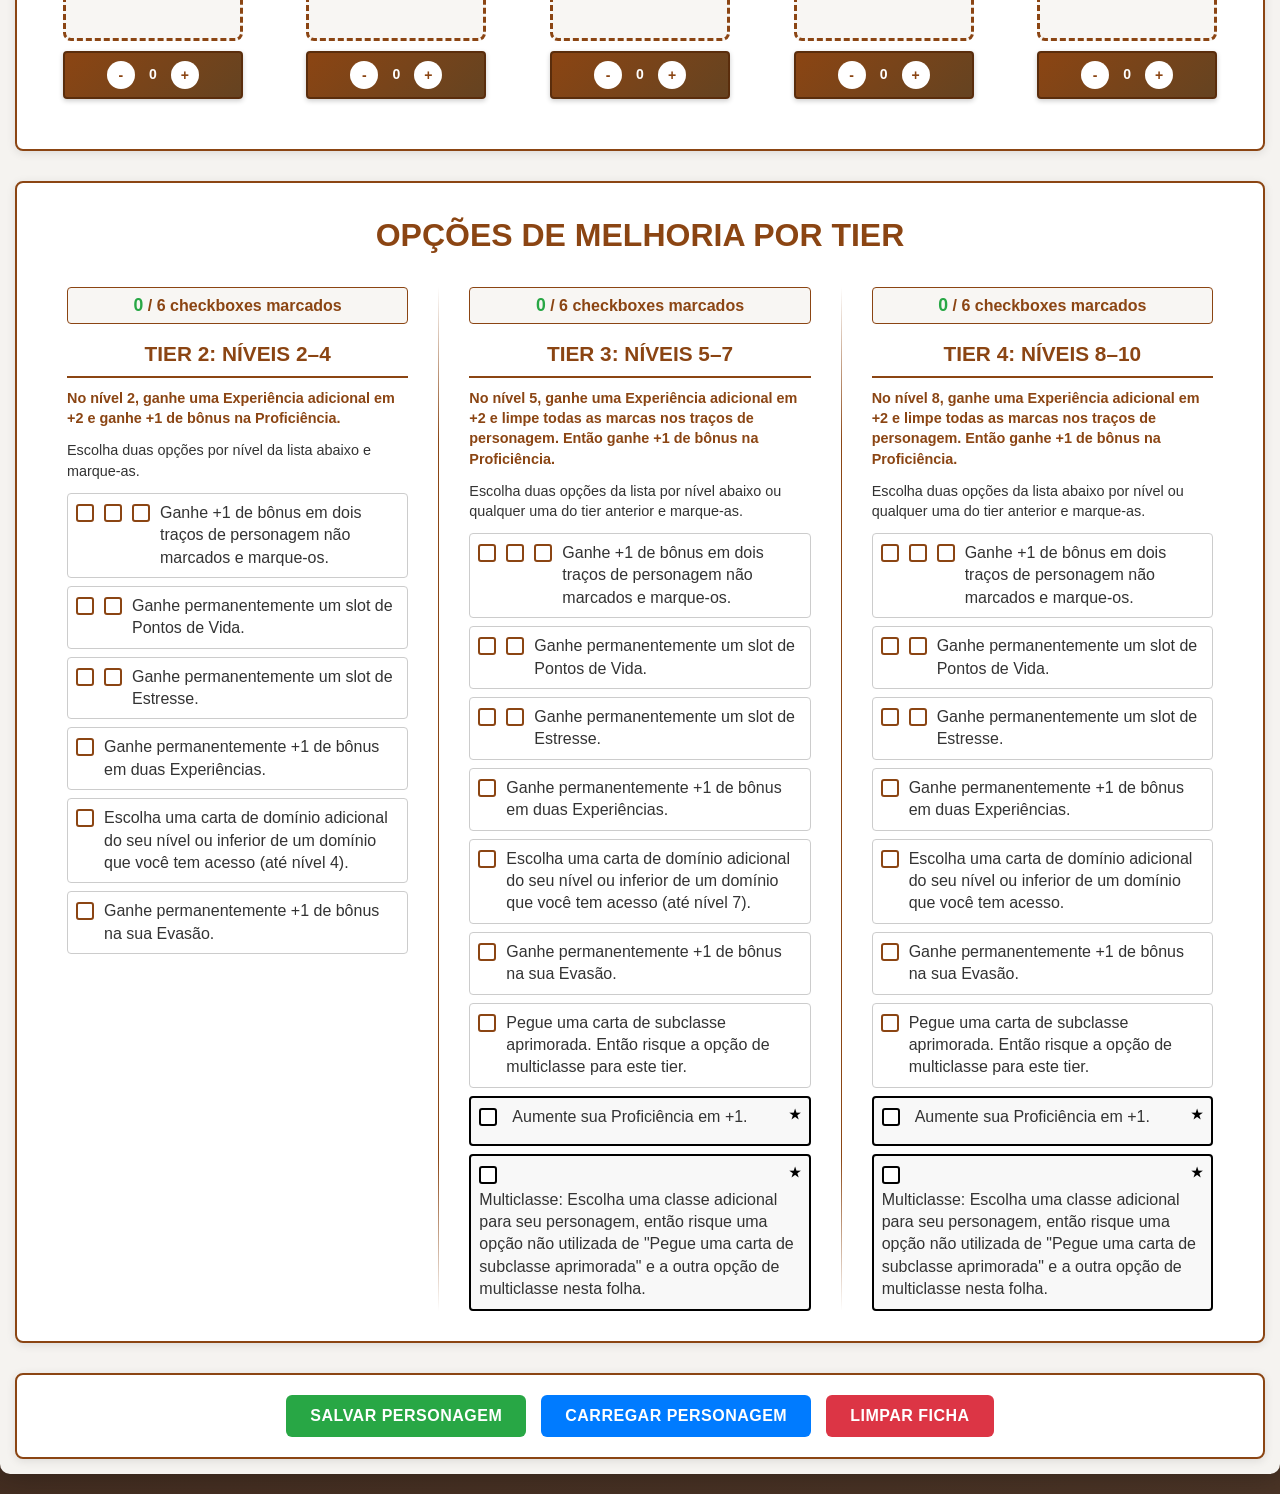
<file: index_original.html>
<!DOCTYPE html>
<html lang="pt-BR">
<head>
    <meta charset="UTF-8">
    <meta name="viewport" content="width=device-width, initial-scale=1.0">
    <title>Ficha de Personagem - Daggerheart</title>
    <link rel="stylesheet" href="styles.css">
</head>
<body>
    <div class="container">
        <!-- Header -->
        <header class="character-header">
            <div class="logo">
                <h1>DAGGERHEART</h1>
                <p>CHARACTER SHEET</p>
            </div>
            <div class="basic-info">
                <div class="input-group">
                    <label for="character-name">NAME</label>
                    <input type="text" id="character-name" placeholder="Nome do Personagem">
                </div>
                <div class="input-group">
                    <label for="pronouns">PRONOUNS</label>
                    <input type="text" id="pronouns" placeholder="Pronomes">
                </div>
                <div class="input-group">
                    <label for="heritage">HERITAGE</label>
                    <input type="text" id="heritage" placeholder="Ancestralidade">
                </div>
                <div class="input-group">
                    <label for="class-select">CLASS</label>
                    <select id="class-select">
                        <option value="">Selecione uma classe</option>
                        <option value="Bard">Bard</option>
                        <option value="Druid">Druid</option>
                        <option value="Guardian">Guardian</option>
                        <option value="Ranger">Ranger</option>
                        <option value="Rogue">Rogue</option>
                        <option value="Seraph">Seraph</option>
                        <option value="Sorcerer">Sorcerer</option>
                        <option value="Warrior">Warrior</option>
                        <option value="Wizard">Wizard</option>
                    </select>
                </div>
                <div class="input-group">
                    <label>DOMAINS</label>
                    <div id="available-domains" class="domains-display"></div>
                </div>
            </div>
            <div class="level-section">
                <div class="level-display">
                    <span class="level-number" id="level-display">1</span>
                    <label>LEVEL</label>
                </div>
            </div>
        </header>

        <!-- Main Content -->
        <div class="main-content">
            <!-- Left Column -->
            <div class="left-column">
                <!-- Defense Section -->
                <div class="defense-section">
                    <div class="evasion-armor">
                        <div class="stat-circle">
                            <input type="number" id="evasion" placeholder="10">
                            <label>EVASION</label>
                        </div>
                        <div class="armor-display">
                            <div class="shield-icon">🛡️</div>
                            <input type="number" id="armor" placeholder="10">
                            <label>ARMOR</label>
                            <div class="armor-boxes" id="armor-boxes"></div>
                        </div>
                    </div>
                    <div class="hit-points">
                        <div class="hp-circles">
                            <div class="hp-row" id="hp-major"></div>
                            <div class="hp-row" id="hp-minor"></div>
                            <div class="hp-row" id="hp-severe"></div>
                        </div>
                    </div>
                </div>

                <!-- Attributes -->
                <div class="attributes-section">
                    <div class="attribute">
                        <div class="attribute-circle">
                            <input type="number" id="agility" placeholder="0">
                        </div>
                        <label>AGILITY</label>
                        <p>Sprint, Leap, Maneuver</p>
                    </div>
                    <div class="attribute">
                        <div class="attribute-circle">
                            <input type="number" id="strength" placeholder="0">
                        </div>
                        <label>STRENGTH</label>
                        <p>Lift, Smash, Grapple</p>
                    </div>
                    <div class="attribute">
                        <div class="attribute-circle">
                            <input type="number" id="finesse" placeholder="0">
                        </div>
                        <label>FINESSE</label>
                        <p>Control, Hide, Tinker</p>
                    </div>
                    <div class="attribute">
                        <div class="attribute-circle">
                            <input type="number" id="instinct" placeholder="0">
                        </div>
                        <label>INSTINCT</label>
                        <p>Perceive, Sense, Navigate</p>
                    </div>
                    <div class="attribute">
                        <div class="attribute-circle">
                            <input type="number" id="presence" placeholder="0">
                        </div>
                        <label>PRESENCE</label>
                        <p>Charm, Perform, Deceive</p>
                    </div>
                    <div class="attribute">
                        <div class="attribute-circle">
                            <input type="number" id="knowledge" placeholder="0">
                        </div>
                        <label>KNOWLEDGE</label>
                        <p>Recall, Analyze, Comprehend</p>
                    </div>
                </div>

                <!-- Damage & Health -->
                <div class="damage-health-section">
                    <h3>DAMAGE & HEALTH</h3>
                    <div class="damage-track">
                        <div class="damage-box">
                            <label>MINOR DAMAGE</label>
                            <input type="text" id="minor-damage" placeholder="Mark 1 HP">
                        </div>
                        <div class="damage-box">
                            <label>MAJOR DAMAGE</label>
                            <input type="text" id="major-damage" placeholder="Mark 2 HP">
                        </div>
                        <div class="damage-box">
                            <label>SEVERE DAMAGE</label>
                            <input type="text" id="severe-damage" placeholder="Mark 3 HP">
                        </div>
                    </div>
                    
                    <div class="hp-section">
                        <label>HP</label>
                        <div class="hp-boxes" id="hp-boxes"></div>
                    </div>
                </div>

                <!-- Stress -->
                <div class="stress-section">
                    <label>STRESS</label>
                    <div class="stress-boxes" id="stress-boxes"></div>
                </div>

                <!-- Hope -->
                <div class="hope-section">
                    <h3>HOPE</h3>
                    <p>Spend a Hope to use an experience or help an ally.</p>
                    <div class="hope-track" id="hope-track"></div>
                    <div class="hope-feature">
                        <label>HOPE FEATURE</label>
                        <textarea id="hope-feature" placeholder="Descreva sua característica de esperança"></textarea>
                    </div>
                </div>

                <!-- Experience -->
                <div class="experience-section">
                    <h3>EXPERIENCE</h3>
                    <div class="experience-bars" id="experience-bars"></div>
                </div>

                <!-- Gold -->
                <div class="gold-section">
                    <h3>GOLD</h3>
                    <div class="gold-track">
                        <div class="gold-row">
                            <label>HANDFULS</label>
                            <div class="gold-circles" id="gold-handfuls"></div>
                        </div>
                        <div class="gold-row">
                            <label>BAGS</label>
                            <div class="gold-circles" id="gold-bags"></div>
                        </div>
                        <div class="gold-row">
                            <label>CHEST</label>
                            <div class="gold-circles" id="gold-chest"></div>
                        </div>
                    </div>
                </div>

                <!-- Class Feature -->
                <div class="class-feature-section">
                    <h3>CLASS FEATURE</h3>
                    <textarea id="class-feature" placeholder="Descreva suas características de classe"></textarea>
                </div>
            </div>

            <!-- Right Column -->
            <div class="right-column">
                <!-- Active Weapons -->
                <div class="weapons-section">
                    <h3>ACTIVE WEAPONS</h3>
                    <div class="proficiency-track">
                        <label>PROFICIENCY</label>
                        <div class="proficiency-circles" id="proficiency-circles"></div>
                    </div>

                    <div class="weapon primary-weapon">
                        <h4>PRIMARY</h4>
                        <div class="weapon-fields">
                            <div class="input-group">
                                <label>NAME</label>
                                <input type="text" id="primary-weapon-name">
                            </div>
                            <div class="input-group">
                                <label>TRAIT & RANGE</label>
                                <input type="text" id="primary-weapon-trait">
                            </div>
                            <div class="input-group">
                                <label>DAMAGE DICE & TYPE</label>
                                <input type="text" id="primary-weapon-damage">
                            </div>
                            <div class="input-group full-width">
                                <label>FEATURE</label>
                                <textarea id="primary-weapon-feature"></textarea>
                            </div>
                        </div>
                    </div>

                    <div class="weapon secondary-weapon">
                        <h4>SECONDARY</h4>
                        <div class="weapon-fields">
                            <div class="input-group">
                                <label>NAME</label>
                                <input type="text" id="secondary-weapon-name">
                            </div>
                            <div class="input-group">
                                <label>TRAIT & RANGE</label>
                                <input type="text" id="secondary-weapon-trait">
                            </div>
                            <div class="input-group">
                                <label>DAMAGE DICE & TYPE</label>
                                <input type="text" id="secondary-weapon-damage">
                            </div>
                            <div class="input-group full-width">
                                <label>FEATURE</label>
                                <textarea id="secondary-weapon-feature"></textarea>
                            </div>
                        </div>
                    </div>
                </div>

                <!-- Active Armor -->
                <div class="armor-section">
                    <h3>ACTIVE ARMOR</h3>
                    <div class="armor-fields">
                        <div class="input-group">
                            <label>NAME</label>
                            <input type="text" id="armor-name">
                        </div>
                        <div class="input-group">
                            <label>BASE THRESHOLDS</label>
                            <input type="text" id="armor-thresholds">
                        </div>
                        <div class="input-group">
                            <label>BASE SCORE</label>
                            <input type="text" id="armor-score">
                        </div>
                        <div class="input-group full-width">
                            <label>FEATURE</label>
                            <textarea id="armor-feature"></textarea>
                        </div>
                    </div>
                </div>

                <!-- Inventory -->
                <div class="inventory-section">
                    <h3>INVENTORY</h3>
                    <textarea id="inventory" placeholder="Liste seus itens aqui"></textarea>
                </div>

                <!-- Inventory Weapons -->
                <div class="inventory-weapons-section">
                    <div class="inventory-weapon">
                        <h4>INVENTORY WEAPON</h4>
                        <div class="weapon-type-selector">
                            <input type="radio" id="inv-weapon-1-primary" name="inv-weapon-1-type" value="primary">
                            <label for="inv-weapon-1-primary">PRIMARY</label>
                            <input type="radio" id="inv-weapon-1-secondary" name="inv-weapon-1-type" value="secondary">
                            <label for="inv-weapon-1-secondary">SECONDARY</label>
                        </div>
                        <div class="weapon-fields">
                            <div class="input-group">
                                <label>NAME</label>
                                <input type="text" id="inv-weapon-1-name">
                            </div>
                            <div class="input-group">
                                <label>TRAIT & RANGE</label>
                                <input type="text" id="inv-weapon-1-trait">
                            </div>
                            <div class="input-group">
                                <label>DAMAGE DICE & TYPE</label>
                                <input type="text" id="inv-weapon-1-damage">
                            </div>
                            <div class="input-group full-width">
                                <label>FEATURE</label>
                                <textarea id="inv-weapon-1-feature"></textarea>
                            </div>
                        </div>
                    </div>

                    <div class="inventory-weapon">
                        <h4>INVENTORY WEAPON</h4>
                        <div class="weapon-type-selector">
                            <input type="radio" id="inv-weapon-2-primary" name="inv-weapon-2-type" value="primary">
                            <label for="inv-weapon-2-primary">PRIMARY</label>
                            <input type="radio" id="inv-weapon-2-secondary" name="inv-weapon-2-type" value="secondary">
                            <label for="inv-weapon-2-secondary">SECONDARY</label>
                        </div>
                        <div class="weapon-fields">
                            <div class="input-group">
                                <label>NAME</label>
                                <input type="text" id="inv-weapon-2-name">
                            </div>
                            <div class="input-group">
                                <label>TRAIT & RANGE</label>
                                <input type="text" id="inv-weapon-2-trait">
                            </div>
                            <div class="input-group">
                                <label>DAMAGE DICE & TYPE</label>
                                <input type="text" id="inv-weapon-2-damage">
                            </div>
                            <div class="input-group full-width">
                                <label>FEATURE</label>
                                <textarea id="inv-weapon-2-feature"></textarea>
                            </div>
                        </div>
                    </div>
                </div>
            </div>
        </div>

        <!-- Cards Section - Reorganizada -->
        <div class="cards-section" id="cards-section">
            <h2>CARTAS DO PERSONAGEM</h2>
            
            <!-- Primeira Linha: Raça, Comunidade, Classes -->
            <div class="cards-row first-row">
                <!-- Raça -->
                <div class="card-category">
                    <h3>RAÇA</h3>
                    <div class="card-slot" data-type="race" data-index="0">
                        <div class="card-placeholder">
                            <span>Clique para selecionar carta de Raça</span>
                        </div>
                    </div>
                </div>

                <!-- Comunidade -->
                <div class="card-category">
                    <h3>COMUNIDADE</h3>
                    <div class="card-slot" data-type="community" data-index="0">
                        <div class="card-placeholder">
                            <span>Clique para selecionar carta de Comunidade</span>
                        </div>
                    </div>
                </div>

                <!-- Classes (3 cartas) -->
                <div class="card-category">
                    <h3>CLASSE (3 cartas)</h3>
                    <div class="card-slots-row">
                        <div class="card-slot-container">
                            <div class="card-slot" data-type="class" data-index="0">
                                <div class="card-placeholder">
                                    <span>Carta de Classe 1</span>
                                </div>
                            </div>
                        </div>
                        <div class="card-slot-container">
                            <div class="card-slot" data-type="class" data-index="1">
                                <div class="card-placeholder">
                                    <span>Carta de Classe 2</span>
                                </div>
                            </div>
                        </div>
                        <div class="card-slot-container">
                            <div class="card-slot" data-type="class" data-index="2">
                                <div class="card-placeholder">
                                    <span>Carta de Classe 3</span>
                                </div>
                            </div>
                        </div>
                    </div>
                </div>
            </div>

            <!-- Segunda Linha: Domínios Ativos -->
            <div class="cards-row second-row">
                <div class="card-category full-width">
                    <h3>DOMÍNIOS ATIVOS (5 cartas)</h3>
                    <div class="card-slots-row domains-row">
                        <!-- Domínio 1 -->
                        <div class="card-slot-container" draggable="true" data-domain-index="0">
                            <div class="card-slot" data-type="domain" data-index="0">
                                <div class="card-placeholder">
                                    <span>Domínio 1</span>
                                </div>
                            </div>
                            <div class="card-counter">
                                <button class="counter-btn minus" data-index="0">-</button>
                                <span class="counter-value">0</span>
                                <button class="counter-btn plus" data-index="0">+</button>
                            </div>
                        </div>

                        <!-- Domínio 2 -->
                        <div class="card-slot-container" draggable="true" data-domain-index="1">
                            <div class="card-slot" data-type="domain" data-index="1">
                                <div class="card-placeholder">
                                    <span>Domínio 2</span>
                                </div>
                            </div>
                            <div class="card-counter">
                                <button class="counter-btn minus" data-index="1">-</button>
                                <span class="counter-value">0</span>
                                <button class="counter-btn plus" data-index="1">+</button>
                            </div>
                        </div>

                        <!-- Domínio 3 -->
                        <div class="card-slot-container" draggable="true" data-domain-index="2">
                            <div class="card-slot" data-type="domain" data-index="2">
                                <div class="card-placeholder">
                                    <span>Domínio 3</span>
                                </div>
                            </div>
                            <div class="card-counter">
                                <button class="counter-btn minus" data-index="2">-</button>
                                <span class="counter-value">0</span>
                                <button class="counter-btn plus" data-index="2">+</button>
                            </div>
                        </div>

                        <!-- Domínio 4 -->
                        <div class="card-slot-container" draggable="true" data-domain-index="3">
                            <div class="card-slot" data-type="domain" data-index="3">
                                <div class="card-placeholder">
                                    <span>Domínio 4</span>
                                </div>
                            </div>
                            <div class="card-counter">
                                <button class="counter-btn minus" data-index="3">-</button>
                                <span class="counter-value">0</span>
                                <button class="counter-btn plus" data-index="3">+</button>
                            </div>
                        </div>

                        <!-- Domínio 5 -->
                        <div class="card-slot-container" draggable="true" data-domain-index="4">
                            <div class="card-slot" data-type="domain" data-index="4">
                                <div class="card-placeholder">
                                    <span>Domínio 5</span>
                                </div>
                            </div>
                            <div class="card-counter">
                                <button class="counter-btn minus" data-index="4">-</button>
                                <span class="counter-value">0</span>
                                <button class="counter-btn plus" data-index="4">+</button>
                            </div>
                        </div>
                    </div>
                </div>
            </div>

            <!-- Terceira Linha: Cofre -->
            <div class="cards-row third-row">
                <div class="card-category full-width">
                    <h3>COFRE (5 cartas)</h3>
                    <div class="card-slots-row vault-row">
                        <!-- Cofre 1 -->
                        <div class="card-slot-container" draggable="true" data-vault-index="0">
                            <div class="card-slot" data-type="vault" data-index="0">
                                <div class="card-placeholder">
                                    <span>Cofre 1</span>
                                </div>
                            </div>
                            <div class="card-counter">
                                <button class="counter-btn minus" data-index="5">-</button>
                                <span class="counter-value">0</span>
                                <button class="counter-btn plus" data-index="5">+</button>
                            </div>
                        </div>

                        <!-- Cofre 2 -->
                        <div class="card-slot-container" draggable="true" data-vault-index="1">
                            <div class="card-slot" data-type="vault" data-index="1">
                                <div class="card-placeholder">
                                    <span>Cofre 2</span>
                                </div>
                            </div>
                            <div class="card-counter">
                                <button class="counter-btn minus" data-index="6">-</button>
                                <span class="counter-value">0</span>
                                <button class="counter-btn plus" data-index="6">+</button>
                            </div>
                        </div>

                        <!-- Cofre 3 -->
                        <div class="card-slot-container" draggable="true" data-vault-index="2">
                            <div class="card-slot" data-type="vault" data-index="2">
                                <div class="card-placeholder">
                                    <span>Cofre 3</span>
                                </div>
                            </div>
                            <div class="card-counter">
                                <button class="counter-btn minus" data-index="7">-</button>
                                <span class="counter-value">0</span>
                                <button class="counter-btn plus" data-index="7">+</button>
                            </div>
                        </div>

                        <!-- Cofre 4 -->
                        <div class="card-slot-container" draggable="true" data-vault-index="3">
                            <div class="card-slot" data-type="vault" data-index="3">
                                <div class="card-placeholder">
                                    <span>Cofre 4</span>
                                </div>
                            </div>
                            <div class="card-counter">
                                <button class="counter-btn minus" data-index="8">-</button>
                                <span class="counter-value">0</span>
                                <button class="counter-btn plus" data-index="8">+</button>
                            </div>
                        </div>

                        <!-- Cofre 5 -->
                        <div class="card-slot-container" draggable="true" data-vault-index="4">
                            <div class="card-slot" data-type="vault" data-index="4">
                                <div class="card-placeholder">
                                    <span>Cofre 5</span>
                                </div>
                            </div>
                            <div class="card-counter">
                                <button class="counter-btn minus" data-index="9">-</button>
                                <span class="counter-value">0</span>
                                <button class="counter-btn plus" data-index="9">+</button>
                            </div>
                        </div>
                    </div>
                </div>
            </div>
        </div>

        <!-- Tiers Section -->
        <div class="tiers-section">
            <h2>OPÇÕES DE MELHORIA POR TIER</h2>
            
            <div class="tiers-container">
                <!-- Tier 2 -->
                <div class="tier-column">
                    <div class="tier" data-tier="2">
                        <div class="tier-counter">
                            <span class="current">0</span> / <span class="max">6</span> checkboxes marcados
                        </div>
                        <h3>TIER 2: NÍVEIS 2–4</h3>
                        <p><strong>No nível 2, ganhe uma Experiência adicional em +2 e ganhe +1 de bônus na Proficiência.</strong></p>
                        <p>Escolha duas opções por nível da lista abaixo e marque-as.</p>
                        
                        <div class="tier-options">
                            <label class="tier-option">
                                <input type="checkbox" data-option="trait-bonus">
                                <input type="checkbox" data-option="trait-bonus">
                                <input type="checkbox" data-option="trait-bonus">
                                <span>Ganhe +1 de bônus em dois traços de personagem não marcados e marque-os.</span>
                            </label>
                            <label class="tier-option">
                                <input type="checkbox" data-option="hp-slot">
                                <input type="checkbox" data-option="hp-slot">
                                <span>Ganhe permanentemente um slot de Pontos de Vida.</span>
                            </label>
                            <label class="tier-option">
                                <input type="checkbox" data-option="stress-slot">
                                <input type="checkbox" data-option="stress-slot">
                                <span>Ganhe permanentemente um slot de Estresse.</span>
                            </label>
                            <label class="tier-option">
                                <input type="checkbox" data-option="experience-bonus">
                                <span>Ganhe permanentemente +1 de bônus em duas Experiências.</span>
                            </label>
                            <label class="tier-option">
                                <input type="checkbox" data-option="domain-card">
                                <span>Escolha uma carta de domínio adicional do seu nível ou inferior de um domínio que você tem acesso (até nível 4).</span>
                            </label>
                            <label class="tier-option">
                                <input type="checkbox" data-option="evasion-bonus">
                                <span>Ganhe permanentemente +1 de bônus na sua Evasão.</span>
                            </label>
                        </div>
                    </div>
                </div>

                <div class="tier-separator"></div>

                <!-- Tier 3 -->
                <div class="tier-column">
                    <div class="tier" data-tier="3">
                        <div class="tier-counter">
                            <span class="current">0</span> / <span class="max">6</span> checkboxes marcados
                        </div>
                        <h3>TIER 3: NÍVEIS 5–7</h3>
                        <p><strong>No nível 5, ganhe uma Experiência adicional em +2 e limpe todas as marcas nos traços de personagem. Então ganhe +1 de bônus na Proficiência.</strong></p>
                        <p>Escolha duas opções da lista por nível abaixo ou qualquer uma do tier anterior e marque-as.</p>
                        
                        <div class="tier-options">
                            <label class="tier-option">
                                <input type="checkbox" data-option="trait-bonus">
                                <input type="checkbox" data-option="trait-bonus">
                                <input type="checkbox" data-option="trait-bonus">
                                <span>Ganhe +1 de bônus em dois traços de personagem não marcados e marque-os.</span>
                            </label>
                            <label class="tier-option">
                                <input type="checkbox" data-option="hp-slot">
                                <input type="checkbox" data-option="hp-slot">
                                <span>Ganhe permanentemente um slot de Pontos de Vida.</span>
                            </label>
                            <label class="tier-option">
                                <input type="checkbox" data-option="stress-slot">
                                <input type="checkbox" data-option="stress-slot">
                                <span>Ganhe permanentemente um slot de Estresse.</span>
                            </label>
                            <label class="tier-option">
                                <input type="checkbox" data-option="experience-bonus">
                                <span>Ganhe permanentemente +1 de bônus em duas Experiências.</span>
                            </label>
                            <label class="tier-option">
                                <input type="checkbox" data-option="domain-card">
                                <span>Escolha uma carta de domínio adicional do seu nível ou inferior de um domínio que você tem acesso (até nível 7).</span>
                            </label>
                            <label class="tier-option">
                                <input type="checkbox" data-option="evasion-bonus">
                                <span>Ganhe permanentemente +1 de bônus na sua Evasão.</span>
                            </label>
                            <label class="tier-option">
                                <input type="checkbox" data-option="subclass-card">
                                <span>Pegue uma carta de subclasse aprimorada. Então risque a opção de multiclasse para este tier.</span>
                            </label>
                            <label class="tier-option special-option">
                                <input type="checkbox" data-option="proficiency-increase">
                                <span>Aumente sua Proficiência em +1.</span>
                            </label>
                            <label class="tier-option special-option">
                                <input type="checkbox" data-option="multiclass">
                                <span>Multiclasse: Escolha uma classe adicional para seu personagem, então risque uma opção não utilizada de "Pegue uma carta de subclasse aprimorada" e a outra opção de multiclasse nesta folha.</span>
                            </label>
                        </div>
                    </div>
                </div>

                <div class="tier-separator"></div>

                <!-- Tier 4 -->
                <div class="tier-column">
                    <div class="tier" data-tier="4">
                        <div class="tier-counter">
                            <span class="current">0</span> / <span class="max">6</span> checkboxes marcados
                        </div>
                        <h3>TIER 4: NÍVEIS 8–10</h3>
                        <p><strong>No nível 8, ganhe uma Experiência adicional em +2 e limpe todas as marcas nos traços de personagem. Então ganhe +1 de bônus na Proficiência.</strong></p>
                        <p>Escolha duas opções da lista abaixo por nível ou qualquer uma do tier anterior e marque-as.</p>
                        
                        <div class="tier-options">
                            <label class="tier-option">
                                <input type="checkbox" data-option="trait-bonus">
                                <input type="checkbox" data-option="trait-bonus">
                                <input type="checkbox" data-option="trait-bonus">
                                <span>Ganhe +1 de bônus em dois traços de personagem não marcados e marque-os.</span>
                            </label>
                            <label class="tier-option">
                                <input type="checkbox" data-option="hp-slot">
                                <input type="checkbox" data-option="hp-slot">
                                <span>Ganhe permanentemente um slot de Pontos de Vida.</span>
                            </label>
                            <label class="tier-option">
                                <input type="checkbox" data-option="stress-slot">
                                <input type="checkbox" data-option="stress-slot">
                                <span>Ganhe permanentemente um slot de Estresse.</span>
                            </label>
                            <label class="tier-option">
                                <input type="checkbox" data-option="experience-bonus">
                                <span>Ganhe permanentemente +1 de bônus em duas Experiências.</span>
                            </label>
                            <label class="tier-option">
                                <input type="checkbox" data-option="domain-card">
                                <span>Escolha uma carta de domínio adicional do seu nível ou inferior de um domínio que você tem acesso.</span>
                            </label>
                            <label class="tier-option">
                                <input type="checkbox" data-option="evasion-bonus">
                                <span>Ganhe permanentemente +1 de bônus na sua Evasão.</span>
                            </label>
                            <label class="tier-option">
                                <input type="checkbox" data-option="subclass-card">
                                <span>Pegue uma carta de subclasse aprimorada. Então risque a opção de multiclasse para este tier.</span>
                            </label>
                            <label class="tier-option special-option">
                                <input type="checkbox" data-option="proficiency-increase">
                                <span>Aumente sua Proficiência em +1.</span>
                            </label>
                            <label class="tier-option special-option">
                                <input type="checkbox" data-option="multiclass">
                                <span>Multiclasse: Escolha uma classe adicional para seu personagem, então risque uma opção não utilizada de "Pegue uma carta de subclasse aprimorada" e a outra opção de multiclasse nesta folha.</span>
                            </label>
                        </div>
                    </div>
                </div>
            </div>
        </div>

        <!-- Save/Load Controls -->
        <div class="controls">
            <button id="save-character">Salvar Personagem</button>
            <button id="load-character">Carregar Personagem</button>
            <button id="clear-character">Limpar Ficha</button>
        </div>
    </div>

     <!-- Modal de Seleção de Cartas -->
    <div id="card-modal" class="modal">
        <div class="modal-content">
            <div class="modal-header">
                <h2 id="modal-title">Selecionar Carta</h2>
                <span class="close">&times;</span>
            </div>
            <div class="modal-body">
                <div id="breadcrumb" class="breadcrumb"></div>
                <div id="card-grid" class="card-grid"></div>
            </div>
        </div>
    </div>

    <script src="script.js"></script>
</body>
</html>
</file>
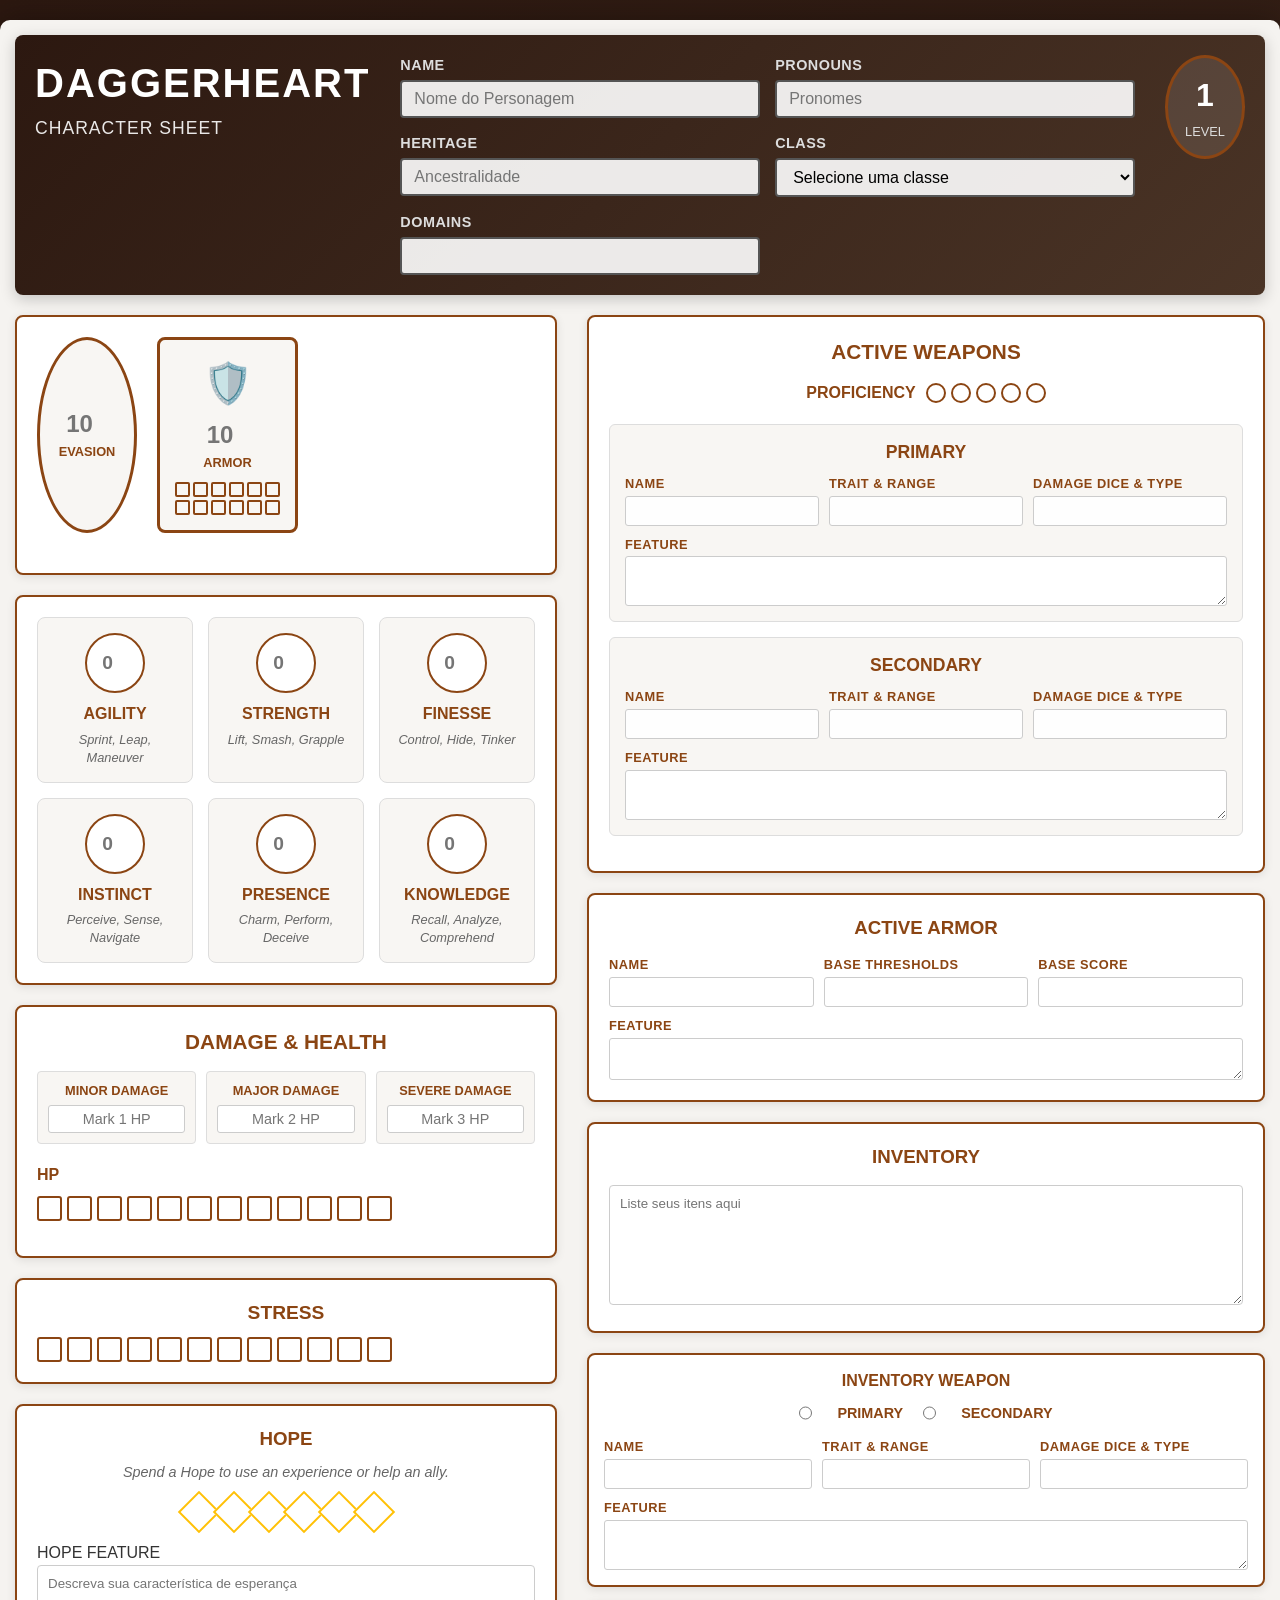
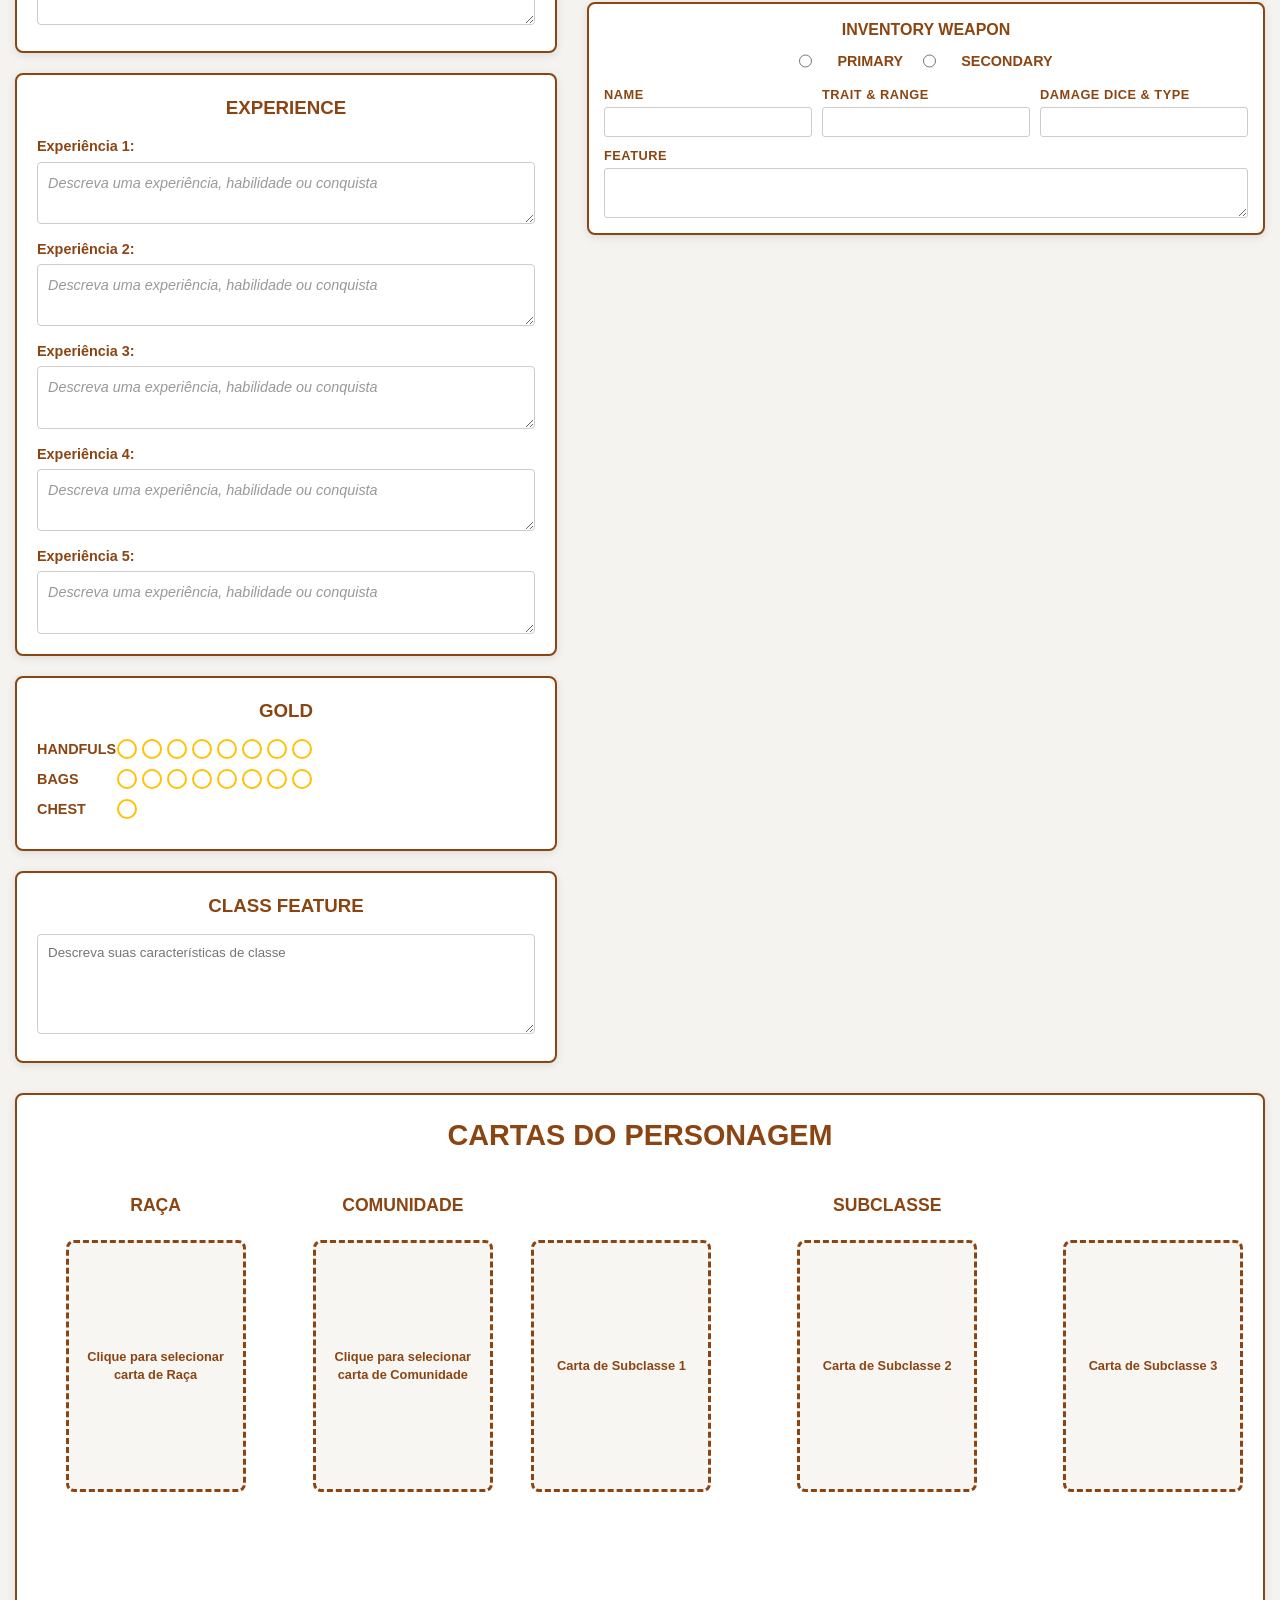
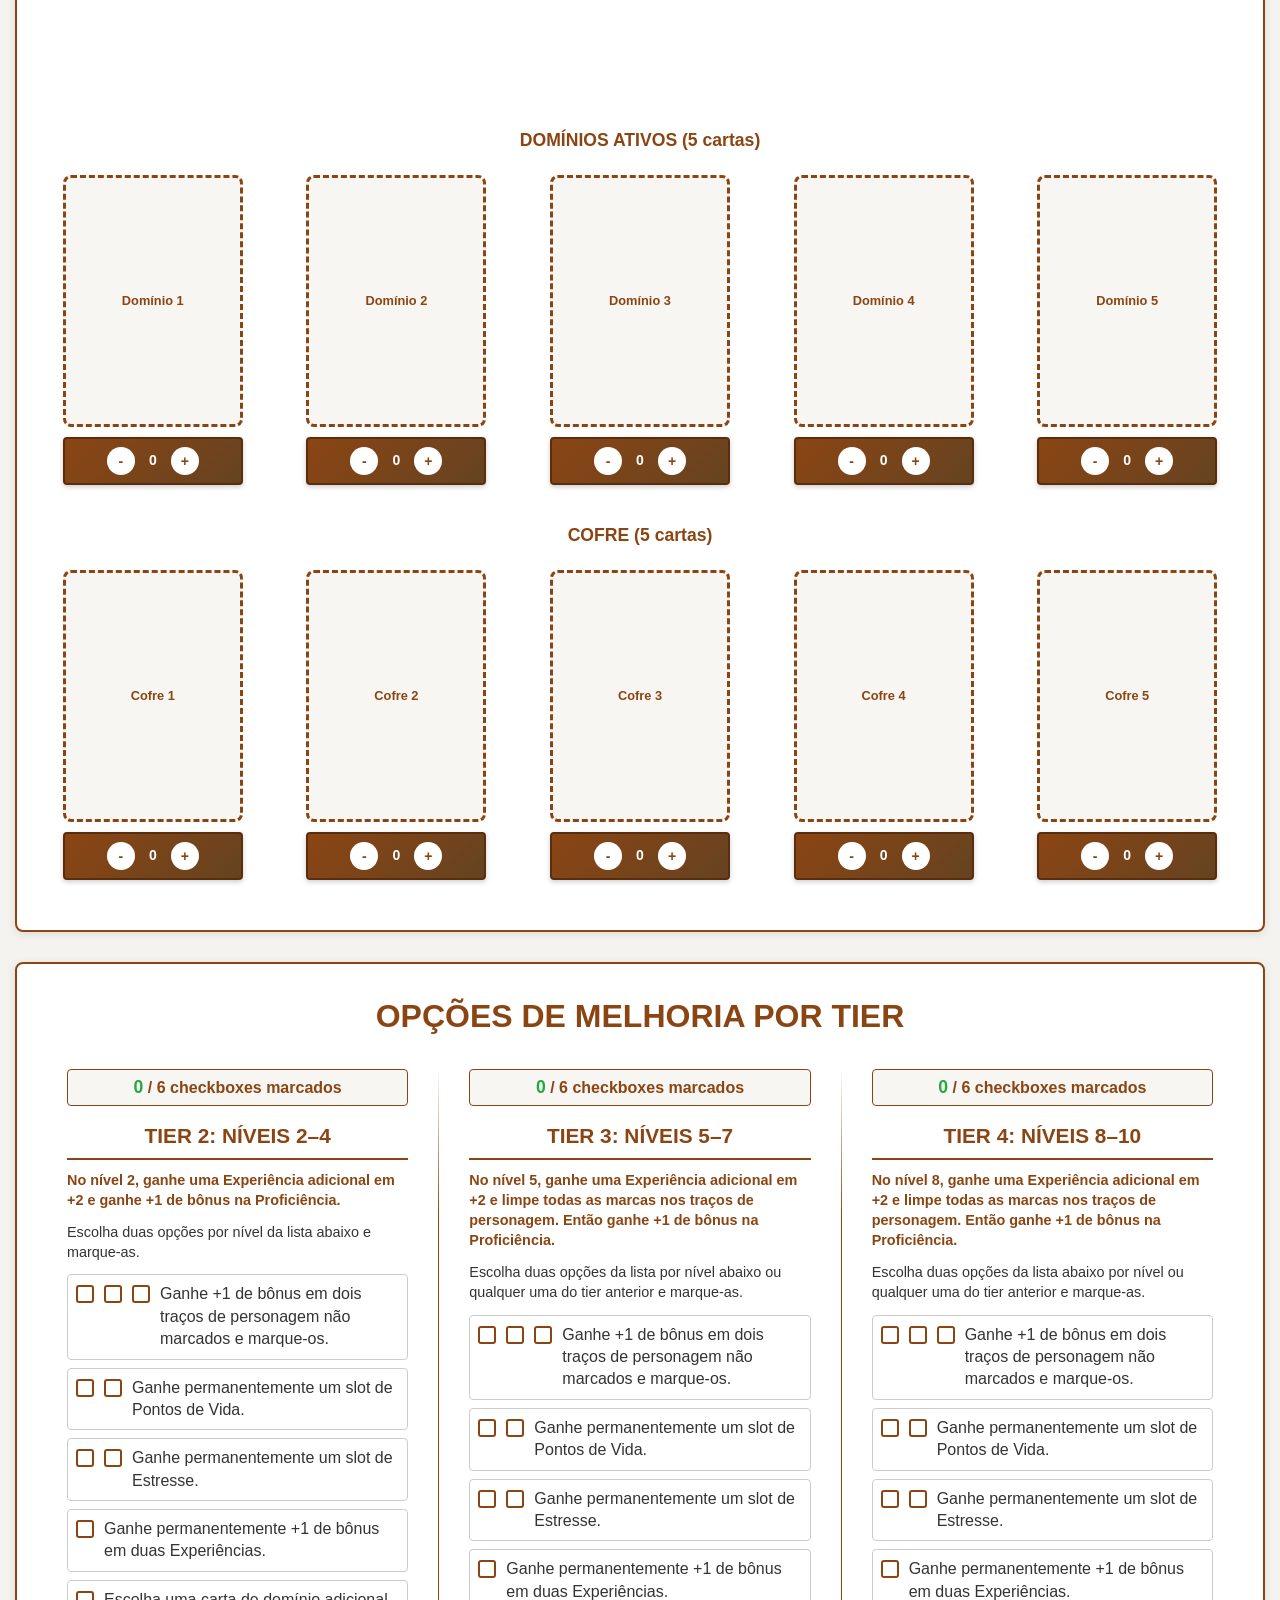
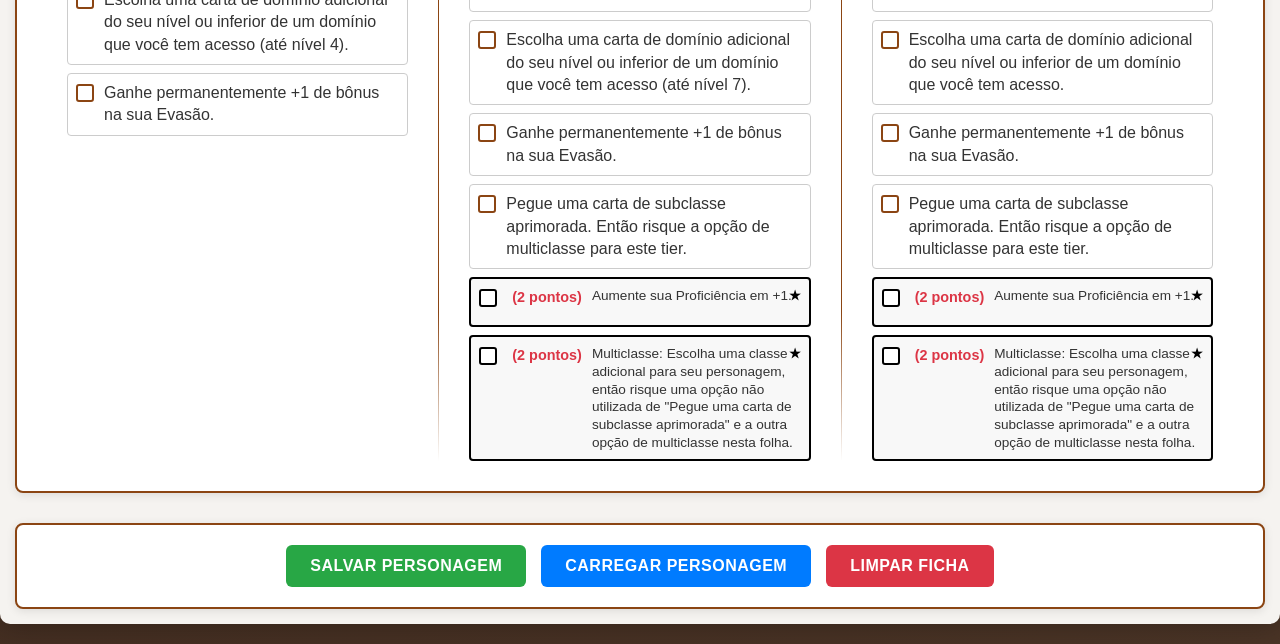
<file: index_v2.html>
<!DOCTYPE html>
<html lang="pt-BR">
<head>
    <meta charset="UTF-8">
    <meta name="viewport" content="width=device-width, initial-scale=1.0">
    <title>Ficha de Personagem - Daggerheart</title>
    <link rel="stylesheet" href="styles.css">
</head>
<body>
    <div class="container">
        <!-- Header -->
        <header class="character-header">
            <div class="logo">
                <h1>DAGGERHEART</h1>
                <p>CHARACTER SHEET</p>
            </div>
            <div class="basic-info">
                <div class="input-group">
                    <label for="character-name">NAME</label>
                    <input type="text" id="character-name" placeholder="Nome do Personagem">
                </div>
                <div class="input-group">
                    <label for="pronouns">PRONOUNS</label>
                    <input type="text" id="pronouns" placeholder="Pronomes">
                </div>
                <div class="input-group">
                    <label for="heritage">HERITAGE</label>
                    <input type="text" id="heritage" placeholder="Ancestralidade">
                </div>
                <div class="input-group">
                    <label for="class-select">CLASS</label>
                    <select id="class-select">
                        <option value="">Selecione uma classe</option>
                        <option value="Bard">Bard</option>
                        <option value="Druid">Druid</option>
                        <option value="Guardian">Guardian</option>
                        <option value="Ranger">Ranger</option>
                        <option value="Rogue">Rogue</option>
                        <option value="Seraph">Seraph</option>
                        <option value="Sorcerer">Sorcerer</option>
                        <option value="Warrior">Warrior</option>
                        <option value="Wizard">Wizard</option>
                    </select>
                </div>
                <div class="input-group">
                    <label>DOMAINS</label>
                    <div id="available-domains" class="domains-display"></div>
                </div>
            </div>
            <div class="level-section">
                <div class="level-display">
                    <span class="level-number" id="level-display">1</span>
                    <label>LEVEL</label>
                </div>
            </div>
        </header>

        <!-- Main Content -->
        <div class="main-content">
            <!-- Left Column -->
            <div class="left-column">
                <!-- Defense Section -->
                <div class="defense-section">
                    <div class="evasion-armor">
                        <div class="stat-circle">
                            <input type="number" id="evasion" placeholder="10">
                            <label>EVASION</label>
                        </div>
                        <div class="armor-display">
                            <div class="shield-icon">🛡️</div>
                            <input type="number" id="armor" placeholder="10">
                            <label>ARMOR</label>
                            <div class="armor-boxes" id="armor-boxes"></div>
                        </div>
                    </div>
                    <div class="hit-points">
                        <div class="hp-circles">
                            <div class="hp-row" id="hp-major"></div>
                            <div class="hp-row" id="hp-minor"></div>
                            <div class="hp-row" id="hp-severe"></div>
                        </div>
                    </div>
                </div>

                <!-- Attributes -->
                <div class="attributes-section">
                    <div class="attribute">
                        <div class="attribute-circle">
                            <input type="number" id="agility" placeholder="0">
                        </div>
                        <label>AGILITY</label>
                        <p>Sprint, Leap, Maneuver</p>
                    </div>
                    <div class="attribute">
                        <div class="attribute-circle">
                            <input type="number" id="strength" placeholder="0">
                        </div>
                        <label>STRENGTH</label>
                        <p>Lift, Smash, Grapple</p>
                    </div>
                    <div class="attribute">
                        <div class="attribute-circle">
                            <input type="number" id="finesse" placeholder="0">
                        </div>
                        <label>FINESSE</label>
                        <p>Control, Hide, Tinker</p>
                    </div>
                    <div class="attribute">
                        <div class="attribute-circle">
                            <input type="number" id="instinct" placeholder="0">
                        </div>
                        <label>INSTINCT</label>
                        <p>Perceive, Sense, Navigate</p>
                    </div>
                    <div class="attribute">
                        <div class="attribute-circle">
                            <input type="number" id="presence" placeholder="0">
                        </div>
                        <label>PRESENCE</label>
                        <p>Charm, Perform, Deceive</p>
                    </div>
                    <div class="attribute">
                        <div class="attribute-circle">
                            <input type="number" id="knowledge" placeholder="0">
                        </div>
                        <label>KNOWLEDGE</label>
                        <p>Recall, Analyze, Comprehend</p>
                    </div>
                </div>

                <!-- Damage & Health -->
                <div class="damage-health-section">
                    <h3>DAMAGE & HEALTH</h3>
                    <div class="damage-track">
                        <div class="damage-box">
                            <label>MINOR DAMAGE</label>
                            <input type="text" id="minor-damage" placeholder="Mark 1 HP">
                        </div>
                        <div class="damage-box">
                            <label>MAJOR DAMAGE</label>
                            <input type="text" id="major-damage" placeholder="Mark 2 HP">
                        </div>
                        <div class="damage-box">
                            <label>SEVERE DAMAGE</label>
                            <input type="text" id="severe-damage" placeholder="Mark 3 HP">
                        </div>
                    </div>
                    
                    <div class="hp-section">
                        <label>HP</label>
                        <div class="hp-boxes" id="hp-boxes"></div>
                    </div>
                </div>

                <!-- Stress -->
                <div class="stress-section">
                    <label>STRESS</label>
                    <div class="stress-boxes" id="stress-boxes"></div>
                </div>

                <!-- Hope -->
                <div class="hope-section">
                    <h3>HOPE</h3>
                    <p>Spend a Hope to use an experience or help an ally.</p>
                    <div class="hope-track" id="hope-track"></div>
                    <div class="hope-feature">
                        <label>HOPE FEATURE</label>
                        <textarea id="hope-feature" placeholder="Descreva sua característica de esperança"></textarea>
                    </div>
                </div>

                <!-- Experience -->
                <div class="experience-section">
    <h3>EXPERIENCE</h3>
    <div class="experience-texts" id="experience-texts">
        <div class="experience-text-row" data-index="0">
            <label>Experiência 1:</label>
            <textarea class="experience-textarea" placeholder="Descreva uma experiência, habilidade ou conquista"></textarea>
        </div>
        <div class="experience-text-row" data-index="1">
            <label>Experiência 2:</label>
            <textarea class="experience-textarea" placeholder="Descreva uma experiência, habilidade ou conquista"></textarea>
        </div>
        <div class="experience-text-row" data-index="2">
            <label>Experiência 3:</label>
            <textarea class="experience-textarea" placeholder="Descreva uma experiência, habilidade ou conquista"></textarea>
        </div>
        <div class="experience-text-row" data-index="3">
            <label>Experiência 4:</label>
            <textarea class="experience-textarea" placeholder="Descreva uma experiência, habilidade ou conquista"></textarea>
        </div>
        <div class="experience-text-row" data-index="4">
            <label>Experiência 5:</label>
            <textarea class="experience-textarea" placeholder="Descreva uma experiência, habilidade ou conquista"></textarea>
        </div>
    </div>
</div>

                <!-- Gold -->
                <div class="gold-section">
                    <h3>GOLD</h3>
                    <div class="gold-track">
                        <div class="gold-row">
                            <label>HANDFULS</label>
                            <div class="gold-circles" id="gold-handfuls"></div>
                        </div>
                        <div class="gold-row">
                            <label>BAGS</label>
                            <div class="gold-circles" id="gold-bags"></div>
                        </div>
                        <div class="gold-row">
                            <label>CHEST</label>
                            <div class="gold-circles" id="gold-chest"></div>
                        </div>
                    </div>
                </div>

                <!-- Class Feature -->
                <div class="class-feature-section">
                    <h3>CLASS FEATURE</h3>
                    <textarea id="class-feature" placeholder="Descreva suas características de classe"></textarea>
                </div>
            </div>

            <!-- Right Column -->
            <div class="right-column">
                <!-- Active Weapons -->
                <div class="weapons-section">
                    <h3>ACTIVE WEAPONS</h3>
                    <div class="proficiency-track">
                        <label>PROFICIENCY</label>
                        <div class="proficiency-circles" id="proficiency-circles"></div>
                    </div>

                    <div class="weapon primary-weapon">
                        <h4>PRIMARY</h4>
                        <div class="weapon-fields">
                            <div class="input-group">
                                <label>NAME</label>
                                <input type="text" id="primary-weapon-name">
                            </div>
                            <div class="input-group">
                                <label>TRAIT & RANGE</label>
                                <input type="text" id="primary-weapon-trait">
                            </div>
                            <div class="input-group">
                                <label>DAMAGE DICE & TYPE</label>
                                <input type="text" id="primary-weapon-damage">
                            </div>
                            <div class="input-group full-width">
                                <label>FEATURE</label>
                                <textarea id="primary-weapon-feature"></textarea>
                            </div>
                        </div>
                    </div>

                    <div class="weapon secondary-weapon">
                        <h4>SECONDARY</h4>
                        <div class="weapon-fields">
                            <div class="input-group">
                                <label>NAME</label>
                                <input type="text" id="secondary-weapon-name">
                            </div>
                            <div class="input-group">
                                <label>TRAIT & RANGE</label>
                                <input type="text" id="secondary-weapon-trait">
                            </div>
                            <div class="input-group">
                                <label>DAMAGE DICE & TYPE</label>
                                <input type="text" id="secondary-weapon-damage">
                            </div>
                            <div class="input-group full-width">
                                <label>FEATURE</label>
                                <textarea id="secondary-weapon-feature"></textarea>
                            </div>
                        </div>
                    </div>
                </div>

                <!-- Active Armor -->
                <div class="armor-section">
                    <h3>ACTIVE ARMOR</h3>
                    <div class="armor-fields">
                        <div class="input-group">
                            <label>NAME</label>
                            <input type="text" id="armor-name">
                        </div>
                        <div class="input-group">
                            <label>BASE THRESHOLDS</label>
                            <input type="text" id="armor-thresholds">
                        </div>
                        <div class="input-group">
                            <label>BASE SCORE</label>
                            <input type="text" id="armor-score">
                        </div>
                        <div class="input-group full-width">
                            <label>FEATURE</label>
                            <textarea id="armor-feature"></textarea>
                        </div>
                    </div>
                </div>

                <!-- Inventory -->
                <div class="inventory-section">
                    <h3>INVENTORY</h3>
                    <textarea id="inventory" placeholder="Liste seus itens aqui"></textarea>
                </div>

                <!-- Inventory Weapons -->
                <div class="inventory-weapons-section">
                    <div class="inventory-weapon">
                        <h4>INVENTORY WEAPON</h4>
                        <div class="weapon-type-selector">
                            <input type="radio" id="inv-weapon-1-primary" name="inv-weapon-1-type" value="primary">
                            <label for="inv-weapon-1-primary">PRIMARY</label>
                            <input type="radio" id="inv-weapon-1-secondary" name="inv-weapon-1-type" value="secondary">
                            <label for="inv-weapon-1-secondary">SECONDARY</label>
                        </div>
                        <div class="weapon-fields">
                            <div class="input-group">
                                <label>NAME</label>
                                <input type="text" id="inv-weapon-1-name">
                            </div>
                            <div class="input-group">
                                <label>TRAIT & RANGE</label>
                                <input type="text" id="inv-weapon-1-trait">
                            </div>
                            <div class="input-group">
                                <label>DAMAGE DICE & TYPE</label>
                                <input type="text" id="inv-weapon-1-damage">
                            </div>
                            <div class="input-group full-width">
                                <label>FEATURE</label>
                                <textarea id="inv-weapon-1-feature"></textarea>
                            </div>
                        </div>
                    </div>

                    <div class="inventory-weapon">
                        <h4>INVENTORY WEAPON</h4>
                        <div class="weapon-type-selector">
                            <input type="radio" id="inv-weapon-2-primary" name="inv-weapon-2-type" value="primary">
                            <label for="inv-weapon-2-primary">PRIMARY</label>
                            <input type="radio" id="inv-weapon-2-secondary" name="inv-weapon-2-type" value="secondary">
                            <label for="inv-weapon-2-secondary">SECONDARY</label>
                        </div>
                        <div class="weapon-fields">
                            <div class="input-group">
                                <label>NAME</label>
                                <input type="text" id="inv-weapon-2-name">
                            </div>
                            <div class="input-group">
                                <label>TRAIT & RANGE</label>
                                <input type="text" id="inv-weapon-2-trait">
                            </div>
                            <div class="input-group">
                                <label>DAMAGE DICE & TYPE</label>
                                <input type="text" id="inv-weapon-2-damage">
                            </div>
                            <div class="input-group full-width">
                                <label>FEATURE</label>
                                <textarea id="inv-weapon-2-feature"></textarea>
                            </div>
                        </div>
                    </div>
                </div>
            </div>
        </div>

        <!-- Cards Section - Layout atualizado com 5 cartas por linha -->
        <div class="cards-section" id="cards-section">
            <h2>CARTAS DO PERSONAGEM</h2>
            
            <!-- Linha 1: Raça, Comunidade, Subclasse (3 cartas) - Total 5 cartas -->
            <div class="cards-row first-row">
                <!-- Raça -->
                <div class="card-category">
                    <h3 class="card-title">RAÇA</h3>
                    <div class="card-slot-container">
                        <div class="card-slot" data-type="race" data-index="0">
                            <div class="card-placeholder">
                                <span>Clique para selecionar carta de Raça</span>
                            </div>
                        </div>
                    </div>
                </div>

                <!-- Comunidade -->
                <div class="card-category">
                    <h3 class="card-title">COMUNIDADE</h3>
                    <div class="card-slot-container">
                        <div class="card-slot" data-type="community" data-index="0">
                            <div class="card-placeholder">
                                <span>Clique para selecionar carta de Comunidade</span>
                            </div>
                        </div>
                    </div>
                </div>

                <!-- Subclasse (3 cartas em uma única categoria) -->
                <div class="card-category subclass-category">
                    <h3 class="card-title">SUBCLASSE</h3>
                    <div class="subclass-slots">
                        <div class="card-slot-container">
                            <div class="card-slot" data-type="class" data-index="0">
                                <div class="card-placeholder">
                                    <span>Carta de Subclasse 1</span>
                                </div>
                            </div>
                        </div>
                        <div class="card-slot-container">
                            <div class="card-slot" data-type="class" data-index="1">
                                <div class="card-placeholder">
                                    <span>Carta de Subclasse 2</span>
                                </div>
                            </div>
                        </div>
                        <div class="card-slot-container">
                            <div class="card-slot" data-type="class" data-index="2">
                                <div class="card-placeholder">
                                    <span>Carta de Subclasse 3</span>
                                </div>
                            </div>
                        </div>
                    </div>
                </div>
            </div>

            <!-- Linha 2: Domínios Ativos (5 cartas) -->
            <div class="cards-row second-row">
                <div class="card-category full-width">
                    <h3 class="card-title">DOMÍNIOS ATIVOS (5 cartas)</h3>
                    <div class="card-slots-row domains-row">
                        <!-- Domínio 1 -->
                        <div class="card-slot-container" draggable="true" data-domain-index="0">
                            <div class="card-slot" data-type="domain" data-index="0">
                                <div class="card-placeholder">
                                    <span>Domínio 1</span>
                                </div>
                            </div>
                            <div class="card-counter">
                                <button class="counter-btn minus" data-index="0">-</button>
                                <span class="counter-value">0</span>
                                <button class="counter-btn plus" data-index="0">+</button>
                            </div>
                        </div>

                        <!-- Domínio 2 -->
                        <div class="card-slot-container" draggable="true" data-domain-index="1">
                            <div class="card-slot" data-type="domain" data-index="1">
                                <div class="card-placeholder">
                                    <span>Domínio 2</span>
                                </div>
                            </div>
                            <div class="card-counter">
                                <button class="counter-btn minus" data-index="1">-</button>
                                <span class="counter-value">0</span>
                                <button class="counter-btn plus" data-index="1">+</button>
                            </div>
                        </div>

                        <!-- Domínio 3 -->
                        <div class="card-slot-container" draggable="true" data-domain-index="2">
                            <div class="card-slot" data-type="domain" data-index="2">
                                <div class="card-placeholder">
                                    <span>Domínio 3</span>
                                </div>
                            </div>
                            <div class="card-counter">
                                <button class="counter-btn minus" data-index="2">-</button>
                                <span class="counter-value">0</span>
                                <button class="counter-btn plus" data-index="2">+</button>
                            </div>
                        </div>

                        <!-- Domínio 4 -->
                        <div class="card-slot-container" draggable="true" data-domain-index="3">
                            <div class="card-slot" data-type="domain" data-index="3">
                                <div class="card-placeholder">
                                    <span>Domínio 4</span>
                                </div>
                            </div>
                            <div class="card-counter">
                                <button class="counter-btn minus" data-index="3">-</button>
                                <span class="counter-value">0</span>
                                <button class="counter-btn plus" data-index="3">+</button>
                            </div>
                        </div>

                        <!-- Domínio 5 -->
                        <div class="card-slot-container" draggable="true" data-domain-index="4">
                            <div class="card-slot" data-type="domain" data-index="4">
                                <div class="card-placeholder">
                                    <span>Domínio 5</span>
                                </div>
                            </div>
                            <div class="card-counter">
                                <button class="counter-btn minus" data-index="4">-</button>
                                <span class="counter-value">0</span>
                                <button class="counter-btn plus" data-index="4">+</button>
                            </div>
                        </div>
                    </div>
                </div>
            </div>

            <!-- Linha 3: Cofre (5 cartas) -->
            <div class="cards-row third-row">
                <div class="card-category full-width">
                    <h3 class="card-title">COFRE (5 cartas)</h3>
                    <div class="card-slots-row vault-row">
                        <!-- Cofre 1 -->
                        <div class="card-slot-container" draggable="true" data-vault-index="0">
                            <div class="card-slot" data-type="vault" data-index="0">
                                <div class="card-placeholder">
                                    <span>Cofre 1</span>
                                </div>
                            </div>
                            <div class="card-counter">
                                <button class="counter-btn minus" data-index="5">-</button>
                                <span class="counter-value">0</span>
                                <button class="counter-btn plus" data-index="5">+</button>
                            </div>
                        </div>

                        <!-- Cofre 2 -->
                        <div class="card-slot-container" draggable="true" data-vault-index="1">
                            <div class="card-slot" data-type="vault" data-index="1">
                                <div class="card-placeholder">
                                    <span>Cofre 2</span>
                                </div>
                            </div>
                            <div class="card-counter">
                                <button class="counter-btn minus" data-index="6">-</button>
                                <span class="counter-value">0</span>
                                <button class="counter-btn plus" data-index="6">+</button>
                            </div>
                        </div>

                        <!-- Cofre 3 -->
                        <div class="card-slot-container" draggable="true" data-vault-index="2">
                            <div class="card-slot" data-type="vault" data-index="2">
                                <div class="card-placeholder">
                                    <span>Cofre 3</span>
                                </div>
                            </div>
                            <div class="card-counter">
                                <button class="counter-btn minus" data-index="7">-</button>
                                <span class="counter-value">0</span>
                                <button class="counter-btn plus" data-index="7">+</button>
                            </div>
                        </div>

                        <!-- Cofre 4 -->
                        <div class="card-slot-container" draggable="true" data-vault-index="3">
                            <div class="card-slot" data-type="vault" data-index="3">
                                <div class="card-placeholder">
                                    <span>Cofre 4</span>
                                </div>
                            </div>
                            <div class="card-counter">
                                <button class="counter-btn minus" data-index="8">-</button>
                                <span class="counter-value">0</span>
                                <button class="counter-btn plus" data-index="8">+</button>
                            </div>
                        </div>

                        <!-- Cofre 5 -->
                        <div class="card-slot-container" draggable="true" data-vault-index="4">
                            <div class="card-slot" data-type="vault" data-index="4">
                                <div class="card-placeholder">
                                    <span>Cofre 5</span>
                                </div>
                            </div>
                            <div class="card-counter">
                                <button class="counter-btn minus" data-index="9">-</button>
                                <span class="counter-value">0</span>
                                <button class="counter-btn plus" data-index="9">+</button>
                            </div>
                        </div>
                    </div>
                </div>
            </div>
        </div>

        <!-- Tiers Section -->
        <div class="tiers-section">
            <h2>OPÇÕES DE MELHORIA POR TIER</h2>
            
            <div class="tiers-container">
                <!-- Tier 2 -->
                <div class="tier-column">
                    <div class="tier" data-tier="2">
                        <div class="tier-counter">
                            <span class="current">0</span> / <span class="max">6</span> checkboxes marcados
                        </div>
                        <h3>TIER 2: NÍVEIS 2–4</h3>
                        <p><strong>No nível 2, ganhe uma Experiência adicional em +2 e ganhe +1 de bônus na Proficiência.</strong></p>
                        <p>Escolha duas opções por nível da lista abaixo e marque-as.</p>
                        
                        <div class="tier-options">
                            <label class="tier-option">
                                <input type="checkbox" data-option="trait-bonus">
                                <input type="checkbox" data-option="trait-bonus">
                                <input type="checkbox" data-option="trait-bonus">
                                <span>Ganhe +1 de bônus em dois traços de personagem não marcados e marque-os.</span>
                            </label>
                            <label class="tier-option">
                                <input type="checkbox" data-option="hp-slot">
                                <input type="checkbox" data-option="hp-slot">
                                <span>Ganhe permanentemente um slot de Pontos de Vida.</span>
                            </label>
                            <label class="tier-option">
                                <input type="checkbox" data-option="stress-slot">
                                <input type="checkbox" data-option="stress-slot">
                                <span>Ganhe permanentemente um slot de Estresse.</span>
                            </label>
                            <label class="tier-option">
                                <input type="checkbox" data-option="experience-bonus">
                                <span>Ganhe permanentemente +1 de bônus em duas Experiências.</span>
                            </label>
                            <label class="tier-option">
                                <input type="checkbox" data-option="domain-card">
                                <span>Escolha uma carta de domínio adicional do seu nível ou inferior de um domínio que você tem acesso (até nível 4).</span>
                            </label>
                            <label class="tier-option">
                                <input type="checkbox" data-option="evasion-bonus">
                                <span>Ganhe permanentemente +1 de bônus na sua Evasão.</span>
                            </label>
                        </div>
                    </div>
                </div>

                <div class="tier-separator"></div>

                <!-- Tier 3 -->
                <div class="tier-column">
                    <div class="tier" data-tier="3">
                        <div class="tier-counter">
                            <span class="current">0</span> / <span class="max">6</span> checkboxes marcados
                        </div>
                        <h3>TIER 3: NÍVEIS 5–7</h3>
                        <p><strong>No nível 5, ganhe uma Experiência adicional em +2 e limpe todas as marcas nos traços de personagem. Então ganhe +1 de bônus na Proficiência.</strong></p>
                        <p>Escolha duas opções da lista por nível abaixo ou qualquer uma do tier anterior e marque-as.</p>
                        
                        <div class="tier-options">
                            <label class="tier-option">
                                <input type="checkbox" data-option="trait-bonus">
                                <input type="checkbox" data-option="trait-bonus">
                                <input type="checkbox" data-option="trait-bonus">
                                <span>Ganhe +1 de bônus em dois traços de personagem não marcados e marque-os.</span>
                            </label>
                            <label class="tier-option">
                                <input type="checkbox" data-option="hp-slot">
                                <input type="checkbox" data-option="hp-slot">
                                <span>Ganhe permanentemente um slot de Pontos de Vida.</span>
                            </label>
                            <label class="tier-option">
                                <input type="checkbox" data-option="stress-slot">
                                <input type="checkbox" data-option="stress-slot">
                                <span>Ganhe permanentemente um slot de Estresse.</span>
                            </label>
                            <label class="tier-option">
                                <input type="checkbox" data-option="experience-bonus">
                                <span>Ganhe permanentemente +1 de bônus em duas Experiências.</span>
                            </label>
                            <label class="tier-option">
                                <input type="checkbox" data-option="domain-card">
                                <span>Escolha uma carta de domínio adicional do seu nível ou inferior de um domínio que você tem acesso (até nível 7).</span>
                            </label>
                            <label class="tier-option">
                                <input type="checkbox" data-option="evasion-bonus">
                                <span>Ganhe permanentemente +1 de bônus na sua Evasão.</span>
                            </label>
                            <label class="tier-option">
                                <input type="checkbox" data-option="subclass-card">
                                <span>Pegue uma carta de subclasse aprimorada. Então risque a opção de multiclasse para este tier.</span>
                            </label>
                            <label class="tier-option special-option">
                                <input type="checkbox" data-option="proficiency-increase" data-cost="2">
                                <span class="option-cost">(2 pontos)</span>
                                <span class="option-text">Aumente sua Proficiência em +1.</span>
                            </label>
                            <label class="tier-option special-option">
                                <input type="checkbox" data-option="multiclass" data-cost="2">
                                <span class="option-cost">(2 pontos)</span>
                                <span class="option-text">Multiclasse: Escolha uma classe adicional para seu personagem, então risque uma opção não utilizada de "Pegue uma carta de subclasse aprimorada" e a outra opção de multiclasse nesta folha.</span>
                            </label>
                        </div>
                    </div>
                </div>

                <div class="tier-separator"></div>

                <!-- Tier 4 -->
                <div class="tier-column">
                    <div class="tier" data-tier="4">
                        <div class="tier-counter">
                            <span class="current">0</span> / <span class="max">6</span> checkboxes marcados
                        </div>
                        <h3>TIER 4: NÍVEIS 8–10</h3>
                        <p><strong>No nível 8, ganhe uma Experiência adicional em +2 e limpe todas as marcas nos traços de personagem. Então ganhe +1 de bônus na Proficiência.</strong></p>
                        <p>Escolha duas opções da lista abaixo por nível ou qualquer uma do tier anterior e marque-as.</p>
                        
                        <div class="tier-options">
                            <label class="tier-option">
                                <input type="checkbox" data-option="trait-bonus">
                                <input type="checkbox" data-option="trait-bonus">
                                <input type="checkbox" data-option="trait-bonus">
                                <span>Ganhe +1 de bônus em dois traços de personagem não marcados e marque-os.</span>
                            </label>
                            <label class="tier-option">
                                <input type="checkbox" data-option="hp-slot">
                                <input type="checkbox" data-option="hp-slot">
                                <span>Ganhe permanentemente um slot de Pontos de Vida.</span>
                            </label>
                            <label class="tier-option">
                                <input type="checkbox" data-option="stress-slot">
                                <input type="checkbox" data-option="stress-slot">
                                <span>Ganhe permanentemente um slot de Estresse.</span>
                            </label>
                            <label class="tier-option">
                                <input type="checkbox" data-option="experience-bonus">
                                <span>Ganhe permanentemente +1 de bônus em duas Experiências.</span>
                            </label>
                            <label class="tier-option">
                                <input type="checkbox" data-option="domain-card">
                                <span>Escolha uma carta de domínio adicional do seu nível ou inferior de um domínio que você tem acesso.</span>
                            </label>
                            <label class="tier-option">
                                <input type="checkbox" data-option="evasion-bonus">
                                <span>Ganhe permanentemente +1 de bônus na sua Evasão.</span>
                            </label>
                            <label class="tier-option">
                                <input type="checkbox" data-option="subclass-card">
                                <span>Pegue uma carta de subclasse aprimorada. Então risque a opção de multiclasse para este tier.</span>
                            </label>
                            <label class="tier-option special-option">
                                <input type="checkbox" data-option="proficiency-increase" data-cost="2">
                                <span class="option-cost">(2 pontos)</span>
                                <span class="option-text">Aumente sua Proficiência em +1.</span>
                            </label>
                            <label class="tier-option special-option">
                                <input type="checkbox" data-option="multiclass" data-cost="2">
                                <span class="option-cost">(2 pontos)</span>
                                <span class="option-text">Multiclasse: Escolha uma classe adicional para seu personagem, então risque uma opção não utilizada de "Pegue uma carta de subclasse aprimorada" e a outra opção de multiclasse nesta folha.</span>
                            </label>
                        </div>
                    </div>
                </div>
            </div>
        </div>

        <!-- Save/Load Controls -->
        <div class="controls">
            <button id="save-character">Salvar Personagem</button>
            <button id="load-character">Carregar Personagem</button>
            <button id="clear-character">Limpar Ficha</button>
        </div>
    </div>

     <!-- Modal de Seleção de Cartas -->
    <div id="card-modal" class="modal">
        <div class="modal-content">
            <div class="modal-header">
                <h2 id="modal-title">Selecionar Carta</h2>
                <span class="close">&times;</span>
            </div>
            <div class="modal-body">
                <div id="breadcrumb" class="breadcrumb"></div>
                <div id="card-grid" class="card-grid"></div>
            </div>
        </div>
    </div>

    <script src="script.js"></script>
</body>
</html>
</file>
<file: styles.css>
/* Reset e configurações básicas */
* {
    margin: 0;
    padding: 0;
    box-sizing: border-box;
}

body {
    font-family: 'Arial', sans-serif;
    background: linear-gradient(135deg, #2c1810 0%, #4a3426 100%);
    color: #333;
    line-height: 1.4;
    min-height: 100vh;
}

.container {
    max-width: 1800px; /* Aumentado para caber 5 cartas */
    margin: 0 auto;
    padding: 15px; /* Reduzido para diminuir bordas laterais */
    background: #f5f3f0;
    box-shadow: 0 0 30px rgba(0,0,0,0.3);
    border-radius: 10px;
    margin-top: 20px;
    margin-bottom: 20px;
}

/* Header */
.character-header {
    display: flex;
    justify-content: space-between;
    align-items: flex-start;
    background: linear-gradient(135deg, #2c1810 0%, #4a3426 100%);
    color: white;
    padding: 20px;
    border-radius: 8px;
    margin-bottom: 20px;
    box-shadow: 0 4px 15px rgba(0,0,0,0.2);
}

.logo h1 {
    font-size: 2.5em;
    font-weight: bold;
    letter-spacing: 2px;
    margin-bottom: 5px;
}

.logo p {
    font-size: 1.1em;
    opacity: 0.9;
    letter-spacing: 1px;
}

.basic-info {
    display: grid;
    grid-template-columns: repeat(2, 1fr);
    gap: 15px;
    flex: 1;
    margin: 0 30px;
}

.input-group {
    display: flex;
    flex-direction: column;
}

.input-group label {
    font-size: 0.9em;
    font-weight: bold;
    margin-bottom: 5px;
    color: #ddd;
    letter-spacing: 0.5px;
}

.input-group input, .input-group select {
    padding: 8px 12px;
    border: 2px solid #555;
    border-radius: 4px;
    background: rgba(255,255,255,0.9);
    font-size: 1em;
    transition: all 0.3s ease;
}

.input-group input:focus, .input-group select:focus {
    outline: none;
    border-color: #8b4513;
    background: white;
    box-shadow: 0 0 8px rgba(139, 69, 19, 0.3);
}

.domains-display {
    padding: 8px 12px;
    background: rgba(255,255,255,0.9);
    border: 2px solid #555;
    border-radius: 4px;
    min-height: 38px;
    font-weight: bold;
    color: #8b4513;
    display: flex;
    align-items: center;
}

.level-section {
    display: flex;
    align-items: center;
}

.level-display {
    text-align: center;
    background: rgba(255,255,255,0.1);
    padding: 15px;
    border-radius: 50%;
    border: 3px solid #8b4513;
    min-width: 80px;
    min-height: 80px;
    display: flex;
    flex-direction: column;
    justify-content: center;
}

.level-number {
    font-size: 2em;
    font-weight: bold;
    color: #fff;
}

.level-display label {
    font-size: 0.8em;
    margin-top: 5px;
    color: #ddd;
}

/* Main Content */
.main-content {
    display: grid;
    grid-template-columns: 1fr 1fr;
    gap: 30px;
    margin-bottom: 30px;
}

/* Left Column */
.left-column {
    display: flex;
    flex-direction: column;
    gap: 20px;
}

/* Defense Section */
.defense-section {
    background: white;
    padding: 20px;
    border-radius: 8px;
    box-shadow: 0 2px 10px rgba(0,0,0,0.1);
    border: 2px solid #8b4513;
}

.evasion-armor {
    display: flex;
    gap: 20px;
    margin-bottom: 20px;
}

.stat-circle {
    display: flex;
    flex-direction: column;
    align-items: center;
    background: #f8f6f3;
    padding: 15px;
    border-radius: 50%;
    border: 3px solid #8b4513;
    min-width: 100px;
    min-height: 100px;
    justify-content: center;
}

.stat-circle input {
    width: 50px;
    text-align: center;
    font-size: 1.5em;
    font-weight: bold;
    border: none;
    background: transparent;
    margin-bottom: 5px;
}

.stat-circle label {
    font-size: 0.8em;
    font-weight: bold;
    color: #8b4513;
}

.armor-display {
    display: flex;
    flex-direction: column;
    align-items: center;
    background: #f8f6f3;
    padding: 15px;
    border-radius: 8px;
    border: 3px solid #8b4513;
    min-width: 120px;
}

.shield-icon {
    font-size: 2.5em;
    margin-bottom: 10px;
}

.armor-display input {
    width: 50px;
    text-align: center;
    font-size: 1.5em;
    font-weight: bold;
    border: none;
    background: transparent;
    margin-bottom: 5px;
}

.armor-display label {
    font-size: 0.8em;
    font-weight: bold;
    color: #8b4513;
    margin-bottom: 10px;
}

.armor-boxes {
    display: grid;
    grid-template-columns: repeat(6, 1fr);
    gap: 3px;
}

.armor-box {
    width: 15px;
    height: 15px;
    border: 2px solid #8b4513;
    border-radius: 2px;
    cursor: pointer;
    transition: all 0.2s ease;
}

.armor-box.filled {
    background: #8b4513;
}

.armor-box:hover {
    transform: scale(1.1);
}

/* Attributes */
.attributes-section {
    display: grid;
    grid-template-columns: repeat(3, 1fr);
    gap: 15px;
    background: white;
    padding: 20px;
    border-radius: 8px;
    box-shadow: 0 2px 10px rgba(0,0,0,0.1);
    border: 2px solid #8b4513;
}

.attribute {
    text-align: center;
    padding: 15px;
    background: #f8f6f3;
    border-radius: 8px;
    border: 1px solid #ddd;
    transition: all 0.3s ease;
}

.attribute:hover {
    transform: translateY(-2px);
    box-shadow: 0 4px 15px rgba(0,0,0,0.1);
}

.attribute-circle {
    width: 60px;
    height: 60px;
    border-radius: 50%;
    border: 2px solid #8b4513;
    display: flex;
    align-items: center;
    justify-content: center;
    margin: 0 auto 10px;
    background: white;
}

.attribute-circle input {
    width: 40px;
    text-align: center;
    font-size: 1.2em;
    font-weight: bold;
    border: none;
    background: transparent;
}

.attribute label {
    font-weight: bold;
    color: #8b4513;
    margin-bottom: 5px;
    display: block;
}

.attribute p {
    font-size: 0.8em;
    color: #666;
    font-style: italic;
}

/* Damage & Health */
.damage-health-section {
    background: white;
    padding: 20px;
    border-radius: 8px;
    box-shadow: 0 2px 10px rgba(0,0,0,0.1);
    border: 2px solid #8b4513;
}

.damage-health-section h3 {
    color: #8b4513;
    margin-bottom: 15px;
    text-align: center;
    font-size: 1.3em;
}

.damage-track {
    display: grid;
    grid-template-columns: repeat(3, 1fr);
    gap: 10px;
    margin-bottom: 20px;
}

.damage-box {
    text-align: center;
    padding: 10px;
    background: #f8f6f3;
    border: 1px solid #ddd;
    border-radius: 4px;
}

.damage-box label {
    font-size: 0.8em;
    font-weight: bold;
    color: #8b4513;
    display: block;
    margin-bottom: 5px;
}

.damage-box input {
    width: 100%;
    padding: 5px;
    border: 1px solid #ccc;
    border-radius: 3px;
    text-align: center;
    font-size: 0.9em;
}

.hp-section {
    margin-bottom: 15px;
}

.hp-section label {
    font-weight: bold;
    color: #8b4513;
    margin-bottom: 10px;
    display: block;
}

.hp-boxes, .stress-boxes {
    display: flex;
    gap: 5px;
    flex-wrap: wrap;
}

.hp-box, .stress-box {
    width: 25px;
    height: 25px;
    border: 2px solid #8b4513;
    border-radius: 3px;
    cursor: pointer;
    transition: all 0.2s ease;
}

.hp-box.filled {
    background: #dc3545;
}

.stress-box.filled {
    background: #6c757d;
}

.hp-box:hover, .stress-box:hover {
    transform: scale(1.1);
}

/* Stress Section */
.stress-section {
    background: white;
    padding: 20px;
    border-radius: 8px;
    box-shadow: 0 2px 10px rgba(0,0,0,0.1);
    border: 2px solid #8b4513;
}

.stress-section label {
    font-weight: bold;
    color: #8b4513;
    margin-bottom: 10px;
    display: block;
    text-align: center;
    font-size: 1.2em;
}

/* Hope Section */
.hope-section {
    background: white;
    padding: 20px;
    border-radius: 8px;
    box-shadow: 0 2px 10px rgba(0,0,0,0.1);
    border: 2px solid #8b4513;
}

.hope-section h3 {
    color: #8b4513;
    margin-bottom: 10px;
    text-align: center;
}

.hope-section p {
    font-size: 0.9em;
    color: #666;
    text-align: center;
    margin-bottom: 15px;
    font-style: italic;
}

.hope-track {
    display: flex;
    gap: 5px;
    justify-content: center;
    margin-bottom: 15px;
}

.hope-diamond {
    width: 30px;
    height: 30px;
    background: white;
    border: 2px solid #ffc107;
    transform: rotate(45deg);
    cursor: pointer;
    transition: all 0.2s ease;
}

.hope-diamond.filled {
    background: #ffc107;
}

.hope-diamond:hover {
    transform: rotate(45deg) scale(1.1);
}

.hope-feature textarea {
    width: 100%;
    min-height: 60px;
    padding: 10px;
    border: 1px solid #ccc;
    border-radius: 4px;
    resize: vertical;
    font-family: inherit;
}

/* Experience Section - Nova versão com textos */
.experience-section {
    background: white;
    padding: 20px;
    border-radius: 8px;
    box-shadow: 0 2px 10px rgba(0,0,0,0.1);
    border: 2px solid #8b4513;
}

.experience-section h3 {
    color: #8b4513;
    margin-bottom: 15px;
    text-align: center;
}

.experience-texts {
    display: flex;
    flex-direction: column;
    gap: 15px;
}

.experience-text-row {
    display: flex;
    flex-direction: column;
    gap: 5px;
}

.experience-text-row label {
    font-size: 0.9em;
    font-weight: bold;
    color: #8b4513;
}

.experience-textarea {
    width: 100%;
    min-height: 60px;
    padding: 10px;
    border: 1px solid #ccc;
    border-radius: 4px;
    resize: vertical;
    font-family: inherit;
    font-size: 0.9em;
    line-height: 1.4;
    transition: all 0.3s ease;
}

.experience-textarea:focus {
    outline: none;
    border-color: #8b4513;
    box-shadow: 0 0 5px rgba(139, 69, 19, 0.3);
}

.experience-textarea::placeholder {
    color: #999;
    font-style: italic;
}

/* Gold Section */
.gold-section {
    background: white;
    padding: 20px;
    border-radius: 8px;
    box-shadow: 0 2px 10px rgba(0,0,0,0.1);
    border: 2px solid #8b4513;
}

.gold-section h3 {
    color: #8b4513;
    margin-bottom: 15px;
    text-align: center;
}

.gold-row {
    display: flex;
    align-items: center;
    margin-bottom: 10px;
}

.gold-row label {
    font-size: 0.9em;
    font-weight: bold;
    color: #8b4513;
    width: 80px;
}

.gold-circles {
    display: flex;
    gap: 5px;
}

.gold-circle {
    width: 20px;
    height: 20px;
    border: 2px solid #ffc107;
    border-radius: 50%;
    cursor: pointer;
    transition: all 0.2s ease;
}

.gold-circle.filled {
    background: #ffc107;
}

.gold-circle:hover {
    transform: scale(1.1);
}

/* Class Feature */
.class-feature-section {
    background: white;
    padding: 20px;
    border-radius: 8px;
    box-shadow: 0 2px 10px rgba(0,0,0,0.1);
    border: 2px solid #8b4513;
}

.class-feature-section h3 {
    color: #8b4513;
    margin-bottom: 15px;
    text-align: center;
}

.class-feature-section textarea {
    width: 100%;
    min-height: 100px;
    padding: 10px;
    border: 1px solid #ccc;
    border-radius: 4px;
    resize: vertical;
    font-family: inherit;
}

/* Right Column */
.right-column {
    display: flex;
    flex-direction: column;
    gap: 20px;
}

/* Weapons Section */
.weapons-section {
    background: white;
    padding: 20px;
    border-radius: 8px;
    box-shadow: 0 2px 10px rgba(0,0,0,0.1);
    border: 2px solid #8b4513;
}

.weapons-section h3 {
    color: #8b4513;
    margin-bottom: 15px;
    text-align: center;
    font-size: 1.3em;
}

.proficiency-track {
    display: flex;
    align-items: center;
    justify-content: center;
    margin-bottom: 20px;
    gap: 10px;
}

.proficiency-track label {
    font-weight: bold;
    color: #8b4513;
}

.proficiency-circles {
    display: flex;
    gap: 5px;
}

.proficiency-circle {
    width: 20px;
    height: 20px;
    border: 2px solid #8b4513;
    border-radius: 50%;
    cursor: pointer;
    transition: all 0.2s ease;
}

.proficiency-circle.filled {
    background: #8b4513;
}

.proficiency-circle:hover {
    transform: scale(1.1);
}

.weapon {
    background: #f8f6f3;
    padding: 15px;
    border-radius: 6px;
    border: 1px solid #ddd;
    margin-bottom: 15px;
}

.weapon h4 {
    color: #8b4513;
    margin-bottom: 10px;
    text-align: center;
    font-size: 1.1em;
}

.weapon-fields {
    display: grid;
    grid-template-columns: repeat(3, 1fr);
    gap: 10px;
}

.weapon-fields .full-width {
    grid-column: 1 / -1;
}

.weapon-fields .input-group label {
    font-size: 0.8em;
    color: #8b4513;
    margin-bottom: 3px;
}

.weapon-fields input,
.weapon-fields textarea {
    padding: 6px;
    border: 1px solid #ccc;
    border-radius: 3px;
    font-size: 0.9em;
}

.weapon-fields textarea {
    min-height: 50px;
    resize: vertical;
}

/* Armor Section */
.armor-section {
    background: white;
    padding: 20px;
    border-radius: 8px;
    box-shadow: 0 2px 10px rgba(0,0,0,0.1);
    border: 2px solid #8b4513;
}

.armor-section h3 {
    color: #8b4513;
    margin-bottom: 15px;
    text-align: center;
}

.armor-fields {
    display: grid;
    grid-template-columns: repeat(3, 1fr);
    gap: 10px;
}

.armor-fields .full-width {
    grid-column: 1 / -1;
}

.armor-fields .input-group label {
    font-size: 0.8em;
    color: #8b4513;
    margin-bottom: 3px;
}

.armor-fields input,
.armor-fields textarea {
    padding: 6px;
    border: 1px solid #ccc;
    border-radius: 3px;
    font-size: 0.9em;
}

/* Inventory Section */
.inventory-section {
    background: white;
    padding: 20px;
    border-radius: 8px;
    box-shadow: 0 2px 10px rgba(0,0,0,0.1);
    border: 2px solid #8b4513;
}

.inventory-section h3 {
    color: #8b4513;
    margin-bottom: 15px;
    text-align: center;
}

.inventory-section textarea {
    width: 100%;
    min-height: 120px;
    padding: 10px;
    border: 1px solid #ccc;
    border-radius: 4px;
    resize: vertical;
    font-family: inherit;
}

/* Inventory Weapons */
.inventory-weapons-section {
    display: flex;
    flex-direction: column;
    gap: 15px;
}

.inventory-weapon {
    background: white;
    padding: 15px;
    border-radius: 8px;
    box-shadow: 0 2px 10px rgba(0,0,0,0.1);
    border: 2px solid #8b4513;
}

.inventory-weapon h4 {
    color: #8b4513;
    margin-bottom: 10px;
    text-align: center;
}

.weapon-type-selector {
    display: flex;
    justify-content: center;
    gap: 20px;
    margin-bottom: 15px;
}

.weapon-type-selector input[type="radio"] {
    margin-right: 5px;
}

.weapon-type-selector label {
    font-size: 0.9em;
    color: #8b4513;
    font-weight: bold;
}

/* =========================================== */
/* CARDS SECTION - LAYOUT ATUALIZADO */
/* =========================================== */

.cards-section {
    background: white;
    padding: 20px;
    border-radius: 8px;
    box-shadow: 0 2px 10px rgba(0,0,0,0.1);
    border: 2px solid #8b4513;
    margin-top: 30px;
}

.cards-section h2 {
    color: #8b4513;
    text-align: center;
    margin-bottom: 30px;
    font-size: 1.8em;
}

.cards-row {
    display: flex;
    justify-content: space-between;
    align-items: flex-start;
    margin-bottom: 30px;
    gap: 15px;
    width: 100%;
}

/* Linha 1: Raça, Comunidade, Subclasse */
.cards-row.first-row {
    display: flex;
    justify-content: space-between;
    align-items: flex-start;
}

/* Cada categoria na primeira linha */
.cards-row.first-row .card-category {
    flex: 1;
    display: flex;
    flex-direction: column;
    align-items: center;
    min-width: 0; /* Permite que o conteúdo se ajuste */
}

/* Categoria especial para subclasse (ocupa espaço de 3 cartas) */
.cards-row.first-row .subclass-category {
    flex: 3;
    display: flex;
    flex-direction: column;
    align-items: center;
}

/* Título das cartas */
.card-title {
    color: #8b4513;
    margin-bottom: 15px;
    text-align: center;
    font-size: 1.1em;
    font-weight: bold;
    height: 40px;
    display: flex;
    align-items: center;
    justify-content: center;
    width: 100%;
}

/* Container de slots de subclasse */
.subclass-slots {
    display: flex;
    justify-content: space-between;
    gap: 10px;
    width: 100%;
    min-height: 450px; /* Altura fixa para alinhar com as outras */
}

/* Linhas 2 e 3: Domínios e Cofre */
.cards-row.second-row,
.cards-row.third-row {
    display: flex;
    justify-content: center;
}

.cards-row.second-row .card-category,
.cards-row.third-row .card-category {
    width: 100%;
    display: flex;
    flex-direction: column;
    align-items: center;
}

/* Grid para 5 cartas lado a lado */
.card-slots-row {
    display: grid;
    grid-template-columns: repeat(5, 1fr);
    gap: 15px;
    width: 100%;
    justify-items: center;
}

/* Container de cada carta */
.card-slot-container {
    display: flex;
    flex-direction: column;
    align-items: center;
    width: 100%;
    max-width: 200px; /* Reduzido para caber 5 cartas */
}

/* Slot da carta */
.card-slot {
    position: relative;
    width: 100%;
    height: 280px; /* Reduzido para caber 5 cartas */
    border: 3px dashed #8b4513;
    border-radius: 8px;
    display: flex;
    align-items: center;
    justify-content: center;
    background: #f8f6f3;
    transition: all 0.3s ease;
    cursor: pointer;
    overflow: hidden;
}

.card-slot:hover {
    border-color: #654321;
    background: #f0ede8;
    transform: translateY(-2px);
    box-shadow: 0 4px 15px rgba(0,0,0,0.1);
}

.card-placeholder {
    text-align: center;
    color: #8b4513;
    font-weight: bold;
    padding: 10px;
    position: relative;
    width: 100%;
    height: 100%;
    display: flex;
    align-items: center;
    justify-content: center;
    flex-direction: column;
}

.card-placeholder span {
    font-size: 0.8em;
    line-height: 1.4;
}

.card-image {
    width: 100%;
    height: 100%;
    object-fit: cover;
    border-radius: 5px;
}

.card-slot.has-image {
    border-style: solid;
    border-color: #28a745;
    background: white;
}

.card-slot.has-image:hover {
    border-color: #1e7e34;
}

/* Contadores de cartas */
.card-counter {
    display: flex;
    justify-content: center;
    align-items: center;
    gap: 8px;
    background: linear-gradient(135deg, #8b4513 0%, #654321 100%);
    padding: 8px;
    border-radius: 4px;
    margin-top: 10px;
    width: 100%;
    box-sizing: border-box;
    border: 2px solid #5a2d0c;
    box-shadow: 0 2px 5px rgba(0,0,0,0.2);
}

.counter-btn {
    width: 28px;
    height: 28px;
    border: none;
    border-radius: 50%;
    background: #fff;
    color: #8b4513;
    font-weight: bold;
    cursor: pointer;
    display: flex;
    align-items: center;
    justify-content: center;
    font-size: 14px;
    transition: all 0.2s ease;
}

.counter-btn:hover {
    background: #f0f0f0;
    transform: scale(1.1);
}

.counter-value {
    color: white;
    font-weight: bold;
    min-width: 20px;
    text-align: center;
    font-size: 14px;
}

/* Ajuste para quando há imagem na carta */
.card-slot.has-image .card-counter {
    background: rgba(139, 69, 19, 0.95);
}

/* Drag and Drop */
.card-slot-container.dragging {
    opacity: 0.5;
    transform: scale(0.95);
}

.card-slot-container.drop-zone {
    border: 2px dashed #007bff;
    background: rgba(0, 123, 255, 0.1);
}

/* Controls */
.controls {
    display: flex;
    justify-content: center;
    gap: 15px;
    margin-top: 30px;
    padding: 20px;
    background: white;
    border-radius: 8px;
    box-shadow: 0 2px 10px rgba(0,0,0,0.1);
    border: 2px solid #8b4513;
}

.controls button {
    padding: 12px 24px;
    border: none;
    border-radius: 6px;
    font-size: 1em;
    font-weight: bold;
    cursor: pointer;
    transition: all 0.3s ease;
    text-transform: uppercase;
    letter-spacing: 0.5px;
}

#save-character {
    background: #28a745;
    color: white;
}

#save-character:hover {
    background: #218838;
    transform: translateY(-2px);
    box-shadow: 0 4px 15px rgba(40, 167, 69, 0.3);
}

#load-character {
    background: #007bff;
    color: white;
}

#load-character:hover {
    background: #0056b3;
    transform: translateY(-2px);
    box-shadow: 0 4px 15px rgba(0, 123, 255, 0.3);
}

#clear-character {
    background: #dc3545;
    color: white;
}

#clear-character:hover {
    background: #c82333;
    transform: translateY(-2px);
    box-shadow: 0 4px 15px rgba(220, 53, 69, 0.3);
}

/* =========================================== */
/* RESPONSIVIDADE */
/* =========================================== */

/* Para telas grandes */
@media (min-width: 1600px) {
    .container {
        max-width: 1900px;
        padding: 20px;
    }
    
    .card-slots-row {
        gap: 20px;
    }
    
    .card-slot-container {
        max-width: 220px;
    }
    
    .card-slot {
        height: 308px; /* 220 * 1.4 = 308 */
    }
}

/* Para telas médias */
@media (max-width: 1400px) {
    .container {
        max-width: 1400px;
        padding: 15px;
    }
    
    .card-slots-row {
        grid-template-columns: repeat(5, 1fr);
        gap: 12px;
    }
    
    .card-slot-container {
        max-width: 180px;
    }
    
    .card-slot {
        height: 252px; /* 180 * 1.4 = 252 */
    }
    
    .cards-row.first-row {
        gap: 10px;
    }
}

/* Para tablets */
@media (max-width: 1200px) {
    .main-content {
        grid-template-columns: 1fr;
    }
    
    .basic-info {
        grid-template-columns: 1fr;
    }
    
    .attributes-section {
        grid-template-columns: repeat(2, 1fr);
    }
    
    .card-slots-row {
        grid-template-columns: repeat(3, 1fr);
        gap: 15px;
    }
    
    .cards-row.first-row {
        flex-direction: column;
        gap: 20px;
    }
    
    .cards-row.first-row .card-category,
    .cards-row.first-row .subclass-category {
        width: 100%;
    }
    
    .subclass-slots {
        justify-content: space-around;
        min-height: auto;
    }
    
    .card-slot-container {
        max-width: 200px;
    }
    
    .card-slot {
        height: 280px;
    }
}

/* Para mobile */
@media (max-width: 768px) {
    .container {
        padding: 10px;
        margin: 10px;
    }
    
    .character-header {
        flex-direction: column;
        gap: 20px;
        text-align: center;
    }
    
    .basic-info {
        margin: 0;
    }
    
    .attributes-section {
        grid-template-columns: 1fr;
    }
    
    .weapon-fields,
    .armor-fields {
        grid-template-columns: 1fr;
    }
    
    .card-slots-row {
        grid-template-columns: repeat(2, 1fr);
        gap: 10px;
    }
    
    .controls {
        flex-direction: column;
    }
    
    .cards-row {
        gap: 20px;
    }
    
    .card-slot-container {
        max-width: 160px;
    }
    
    .card-slot {
        height: 224px; /* 160 * 1.4 = 224 */
    }
    
    .card-title {
        font-size: 1em;
        height: 30px;
    }
}

/* Para mobile pequeno */
@media (max-width: 480px) {
    .card-slots-row {
        grid-template-columns: 1fr;
    }
    
    .card-slot-container {
        max-width: 220px;
    }
    
    .card-slot {
        height: 308px;
    }
    
    .subclass-slots {
        flex-direction: column;
        align-items: center;
        gap: 15px;
    }
}

/* Smooth scrolling */
html {
    scroll-behavior: smooth;
}

/* Custom scrollbar */
::-webkit-scrollbar {
    width: 8px;
}

::-webkit-scrollbar-track {
    background: #f1f1f1;
    border-radius: 4px;
}

::-webkit-scrollbar-thumb {
    background: #8b4513;
    border-radius: 4px;
}

::-webkit-scrollbar-thumb:hover {
    background: #654321;
}

/* Tiers Section */
.tiers-section {
    background: white;
    padding: 30px;
    border-radius: 8px;
    box-shadow: 0 2px 10px rgba(0,0,0,0.1);
    border: 2px solid #8b4513;
    margin-top: 30px;
}

.tiers-section h2 {
    color: #8b4513;
    text-align: center;
    margin-bottom: 30px;
    font-size: 2em;
}

.tiers-container {
    display: flex;
    gap: 0;
    align-items: flex-start;
}

.tier-column {
    flex: 1;
    min-height: 600px;
}

.tier {
    height: 100%;
    padding: 0 20px;
    display: flex;
    flex-direction: column;
}

.tier h3 {
    color: #8b4513;
    margin-bottom: 10px;
    font-size: 1.3em;
    text-align: center;
    border-bottom: 2px solid #8b4513;
    padding-bottom: 8px;
}

.tier p {
    margin-bottom: 12px;
    line-height: 1.4;
    font-size: 0.9em;
}

.tier p strong {
    color: #8b4513;
}

.tier-options {
    display: flex;
    flex-direction: column;
    gap: 8px;
    flex: 1;
}

.tier-option {
    display: flex;
    align-items: flex-start;
    padding: 8px;
    background: white;
    border-radius: 4px;
    border: 1px solid #ccc;
    cursor: pointer;
    transition: all 0.2s ease;
    min-height: 50px;
}

.tier-option:hover {
    background: #f0f0f0;
    border-color: #8b4513;
}

.tier-option input[type="checkbox"] {
    appearance: none;
    -webkit-appearance: none;
    width: 18px;
    height: 18px;
    background-color: white;
    border: 2px solid #8b4513;
    border-radius: 3px;
    margin-right: 10px;
    margin-top: 2px;
    flex-shrink: 0;
    cursor: pointer;
    position: relative;
    display: grid;
    place-content: center;
}

.tier-option input[type="checkbox"]::before {
    content: '';
    width: 10px;
    height: 10px;
    transform: scale(0);
    transition: 120ms transform ease-in-out;
    background-color: #8b4513;
    clip-path: polygon(14% 44%, 0 65%, 28% 100%, 80% 42%, 66% 28%, 28% 72%);
}

.tier-option input[type="checkbox"]:checked::before {
    transform: scale(1);
}

.tier-option span.option-text {
    font-size: 0.85em;
    line-height: 1.3;
    flex: 1;
}

.option-cost {
    font-weight: bold;
    color: #dc3545; /* Vermelho para destacar o custo */
    margin-right: 5px;
    font-size: 0.9em;
    flex-shrink: 0;
}

/* Ajuste para as opções especiais */
.tier-option.special-option {
    display: flex;
    align-items: flex-start;
    flex-wrap: wrap;
    gap: 5px;
    border: 2px solid #000 !important;
    background: #f8f8f8;
    position: relative;
}

.tier-option.special-option::after {
    content: "★";
    position: absolute;
    right: 8px;
    top: 8px;
    color: #000;
    font-weight: bold;
    font-size: 0.8em;
}

.tier-option.special-option:hover {
    background: #e8e8e8;
    border-color: #333 !important;
}

.tier-option.special-option input[type="checkbox"] {
    border: 2px solid #000;
    margin-top: 2px;
}

.tier-option.special-option input[type="checkbox"]:checked {
    background-color: #000;
}

.tier-option.special-option input[type="checkbox"]:checked::before {
    background-color: white;
}

.tier-option.special-option input[type="checkbox"]:checked + .option-cost {
    color: #28a745; /* Verde quando marcada */
    text-decoration: line-through;
}

/* Separador vertical entre os tiers */
.tier-separator {
    width: 1px;
    background: linear-gradient(to bottom, transparent 0%, #8b4513 15%, #8b4513 85%, transparent 100%);
    margin: 0 10px;
    align-self: stretch;
}

.tier-counter {
    text-align: center;
    font-weight: bold;
    color: #8b4513;
    margin-bottom: 15px;
    padding: 5px;
    background: #f8f6f3;
    border-radius: 4px;
    border: 1px solid #8b4513;
}

.tier-counter .current {
    color: #28a745;
    font-size: 1.1em;
}

.tier-counter .max {
    color: #8b4513;
}

/* Responsive Tiers */
@media (max-width: 1200px) {
    .tiers-container {
        flex-direction: column;
        gap: 30px;
    }
    
    .tier-column {
        min-height: auto;
    }
    
    .tier-separator {
        width: 100%;
        height: 1px;
        background: linear-gradient(to right, transparent 0%, #8b4513 15%, #8b4513 85%, transparent 100%);
        margin: 10px 0;
    }
    
    .tier {
        padding: 0;
    }
}

@media (max-width: 768px) {
    .tiers-section {
        padding: 20px;
    }
    
    .tiers-section h2 {
        font-size: 1.5em;
        margin-bottom: 20px;
    }
    
    .tier h3 {
        font-size: 1.2em;
    }
    
    .tier-option {
        min-height: 60px;
    }
    
    .tier-option span.option-text {
        font-size: 0.8em;
    }
}

/* =========================================== */
/* MODAL DE SELEÇÃO DE CARTAS */
/* =========================================== */

.modal {
    display: none;
    position: fixed;
    z-index: 10000;
    left: 0;
    top: 0;
    width: 100%;
    height: 100%;
    background-color: rgba(0,0,0,0.7);
}

.modal-content {
    background-color: #fefefe;
    margin: 2% auto;
    padding: 0;
    border-radius: 8px;
    width: 95%;
    max-width: 1400px;
    max-height: 95vh;
    overflow: hidden;
    box-shadow: 0 4px 20px rgba(0,0,0,0.3);
}

.modal-header {
    background: linear-gradient(135deg, #2c1810 0%, #4a3426 100%);
    color: white;
    padding: 20px;
    display: flex;
    justify-content: space-between;
    align-items: center;
    border-bottom: 2px solid #8b4513;
}

.modal-header h2 {
    margin: 0;
    flex: 1;
}

.close {
    color: white;
    float: right;
    font-size: 28px;
    font-weight: bold;
    cursor: pointer;
    line-height: 1;
}

.close:hover {
    color: #ffc107;
}

.modal-body {
    padding: 25px;
    max-height: calc(95vh - 80px);
    overflow-y: auto;
}

.breadcrumb {
    margin-bottom: 25px;
    padding: 15px;
    background: #f8f6f3;
    border-radius: 4px;
    border: 1px solid #ddd;
    font-size: 1em;
}

.breadcrumb-item {
    display: inline;
    cursor: pointer;
    color: #8b4513;
    font-weight: bold;
}

.breadcrumb-item:hover {
    text-decoration: underline;
}

.breadcrumb-separator {
    margin: 0 8px;
    color: #666;
}

/* Grid de cartas no modal */
.card-grid {
    display: grid;
    grid-template-columns: repeat(auto-fill, minmax(280px, 1fr));
    gap: 25px;
    padding: 20px;
}

.card-item {
    border: 2px solid #ddd;
    border-radius: 10px;
    padding: 25px;
    text-align: center;
    cursor: pointer;
    transition: all 0.3s ease;
    background: white;
    min-height: 350px;
    display: flex;
    flex-direction: column;
    justify-content: space-between;
    align-items: center;
}

.card-item:hover {
    border-color: #8b4513;
    transform: translateY(-3px);
    box-shadow: 0 6px 20px rgba(139, 69, 19, 0.3);
}

.card-item.folder {
    background: linear-gradient(135deg, #f8f6f3 0%, #e8e6e3 100%);
    border-style: dashed;
}

.card-preview-container {
    position: relative;
    width: 100%;
    height: 250px;
    display: flex;
    align-items: center;
    justify-content: center;
    margin-bottom: 20px;
    background: #f8f6f3;
    border-radius: 8px;
    overflow: hidden;
}

.card-preview {
    max-width: 100%;
    max-height: 100%;
    object-fit: contain;
    object-position: center;
    transition: transform 0.3s ease;
}

.card-item:hover .card-preview {
    transform: scale(1.05);
}

.card-placeholder-icon,
.folder-icon {
    font-size: 5em;
    margin-bottom: 20px;
    color: #8b4513;
}

.card-name {
    font-weight: bold;
    color: #333;
    word-break: break-word;
    font-size: 1.1em;
    margin-top: 15px;
    line-height: 1.4;
    text-align: center;
    min-height: 40px;
    display: flex;
    align-items: center;
    justify-content: center;
}

.current-path {
    font-size: 0.9em;
    color: #666;
    margin-top: 10px;
    font-style: italic;
    padding: 8px 12px;
    background: #f8f6f3;
    border-radius: 4px;
    border: 1px solid #ddd;
}

.card-selected-indicator {
    background: #dc3545;
    color: white;
    padding: 4px 8px;
    border-radius: 3px;
    font-size: 0.8em;
    font-weight: bold;
    margin-top: 10px;
}

.card-item.disabled {
    opacity: 0.6;
    cursor: not-allowed;
}

.card-item.disabled:hover {
    transform: none;
    border-color: #ddd;
    box-shadow: none;
}

.card-fallback {
    width: 100%;
    height: 100%;
    display: flex;
    align-items: center;
    justify-content: center;
    background: #f8f6f3;
    border-radius: 8px;
    text-align: center;
    font-size: 1.2em;
    color: #8b4513;
    font-weight: bold;
}

/* Responsividade do modal */
@media (max-width: 1024px) {
    .card-grid {
        grid-template-columns: repeat(auto-fill, minmax(240px, 1fr));
        gap: 20px;
    }
    
    .card-item {
        min-height: 320px;
        padding: 20px;
    }
    
    .card-preview-container {
        height: 220px;
    }
}

@media (max-width: 768px) {
    .modal-content {
        width: 98%;
        margin: 1% auto;
    }
    
    .card-grid {
        grid-template-columns: repeat(auto-fill, minmax(200px, 1fr));
        gap: 15px;
        padding: 10px;
    }
    
    .card-item {
        min-height: 280px;
        padding: 15px;
    }
    
    .card-preview-container {
        height: 180px;
        margin-bottom: 15px;
    }
    
    .card-name {
        font-size: 1em;
    }
    
    .card-placeholder-icon,
    .folder-icon {
        font-size: 4em;
    }
}
</file>
